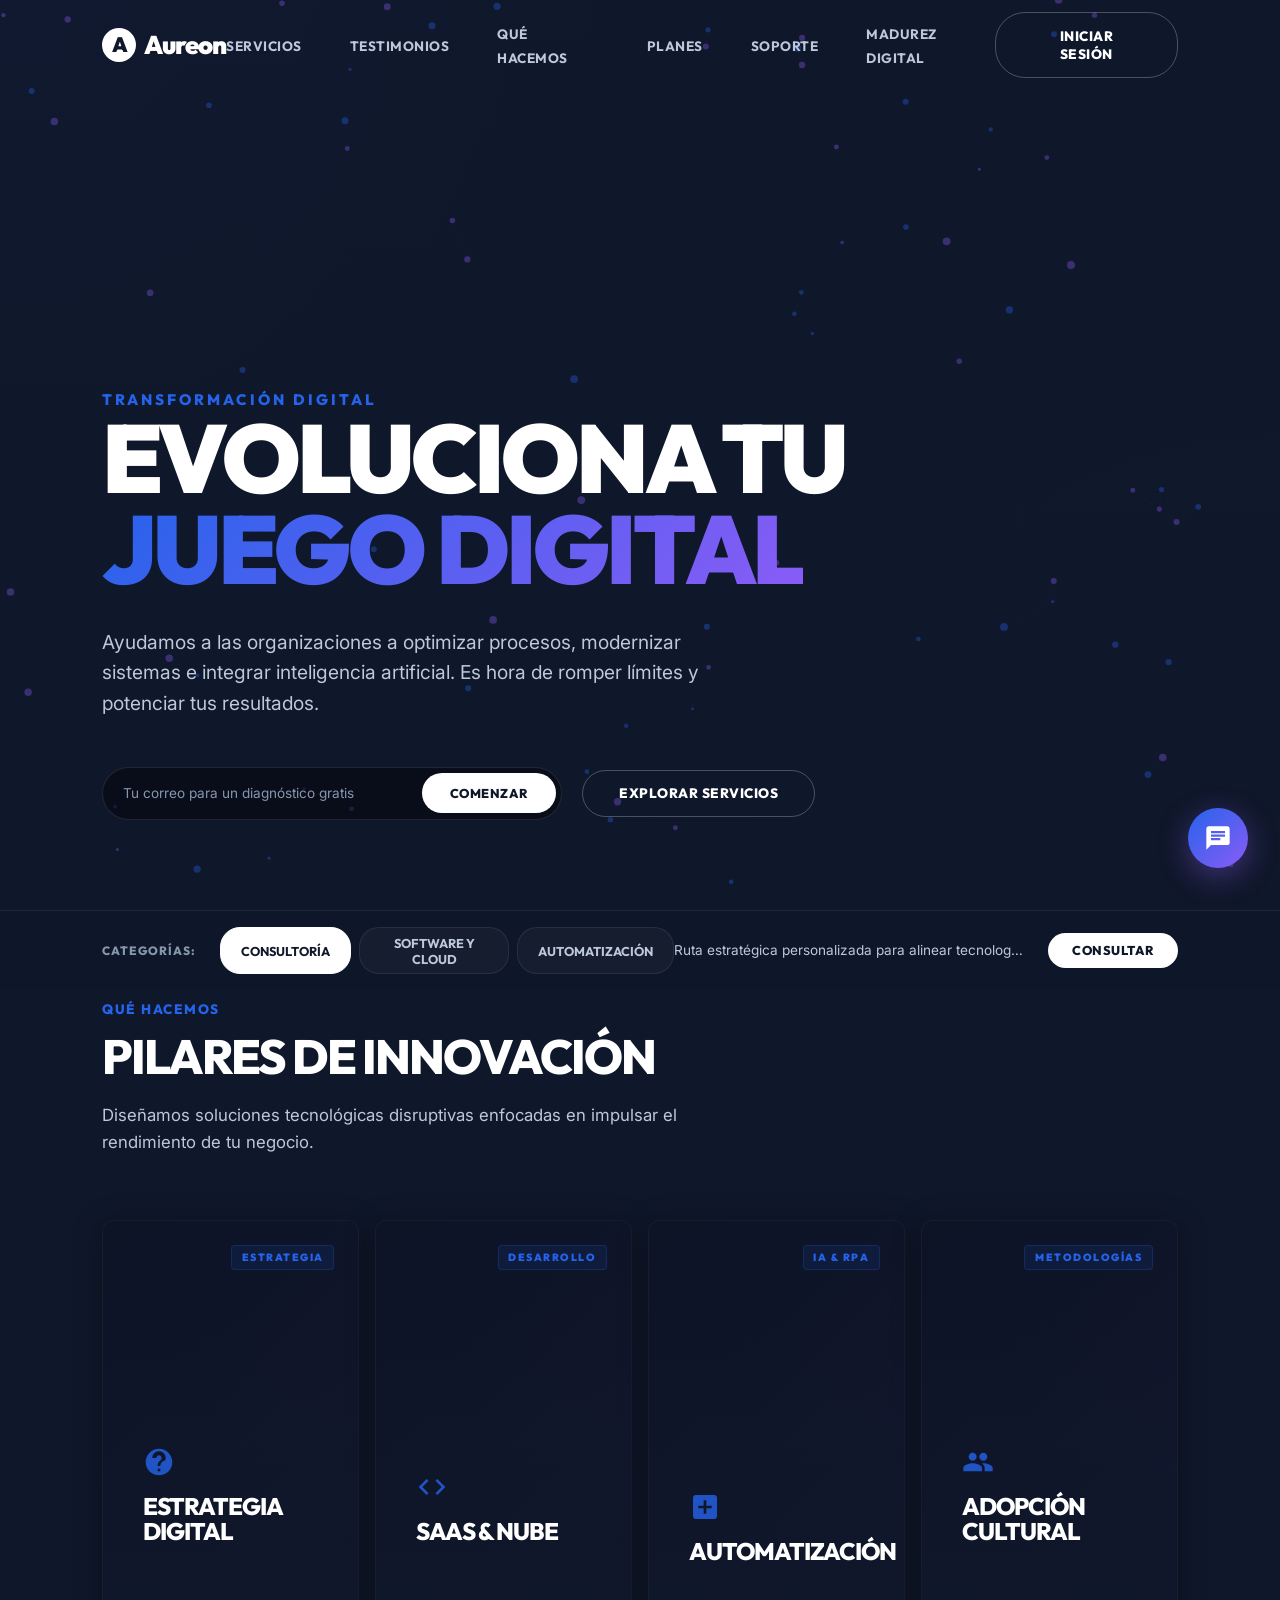
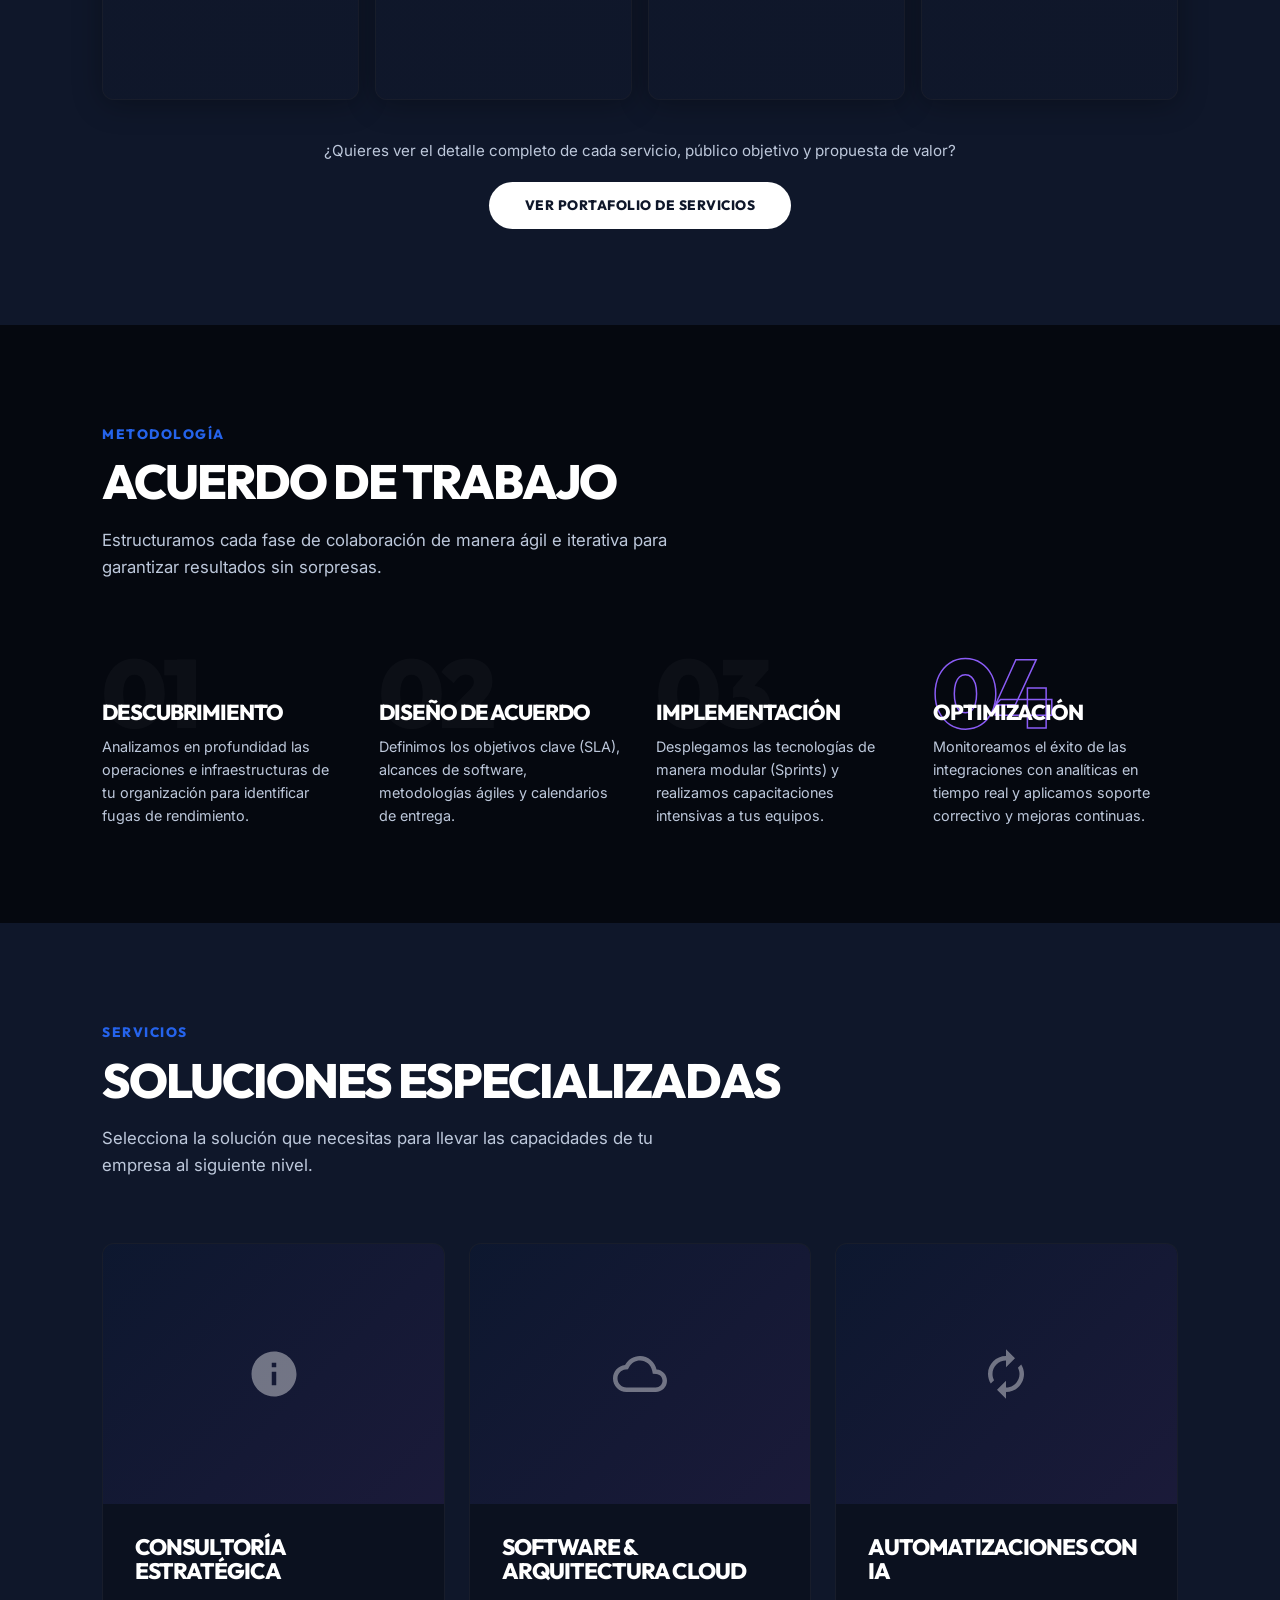
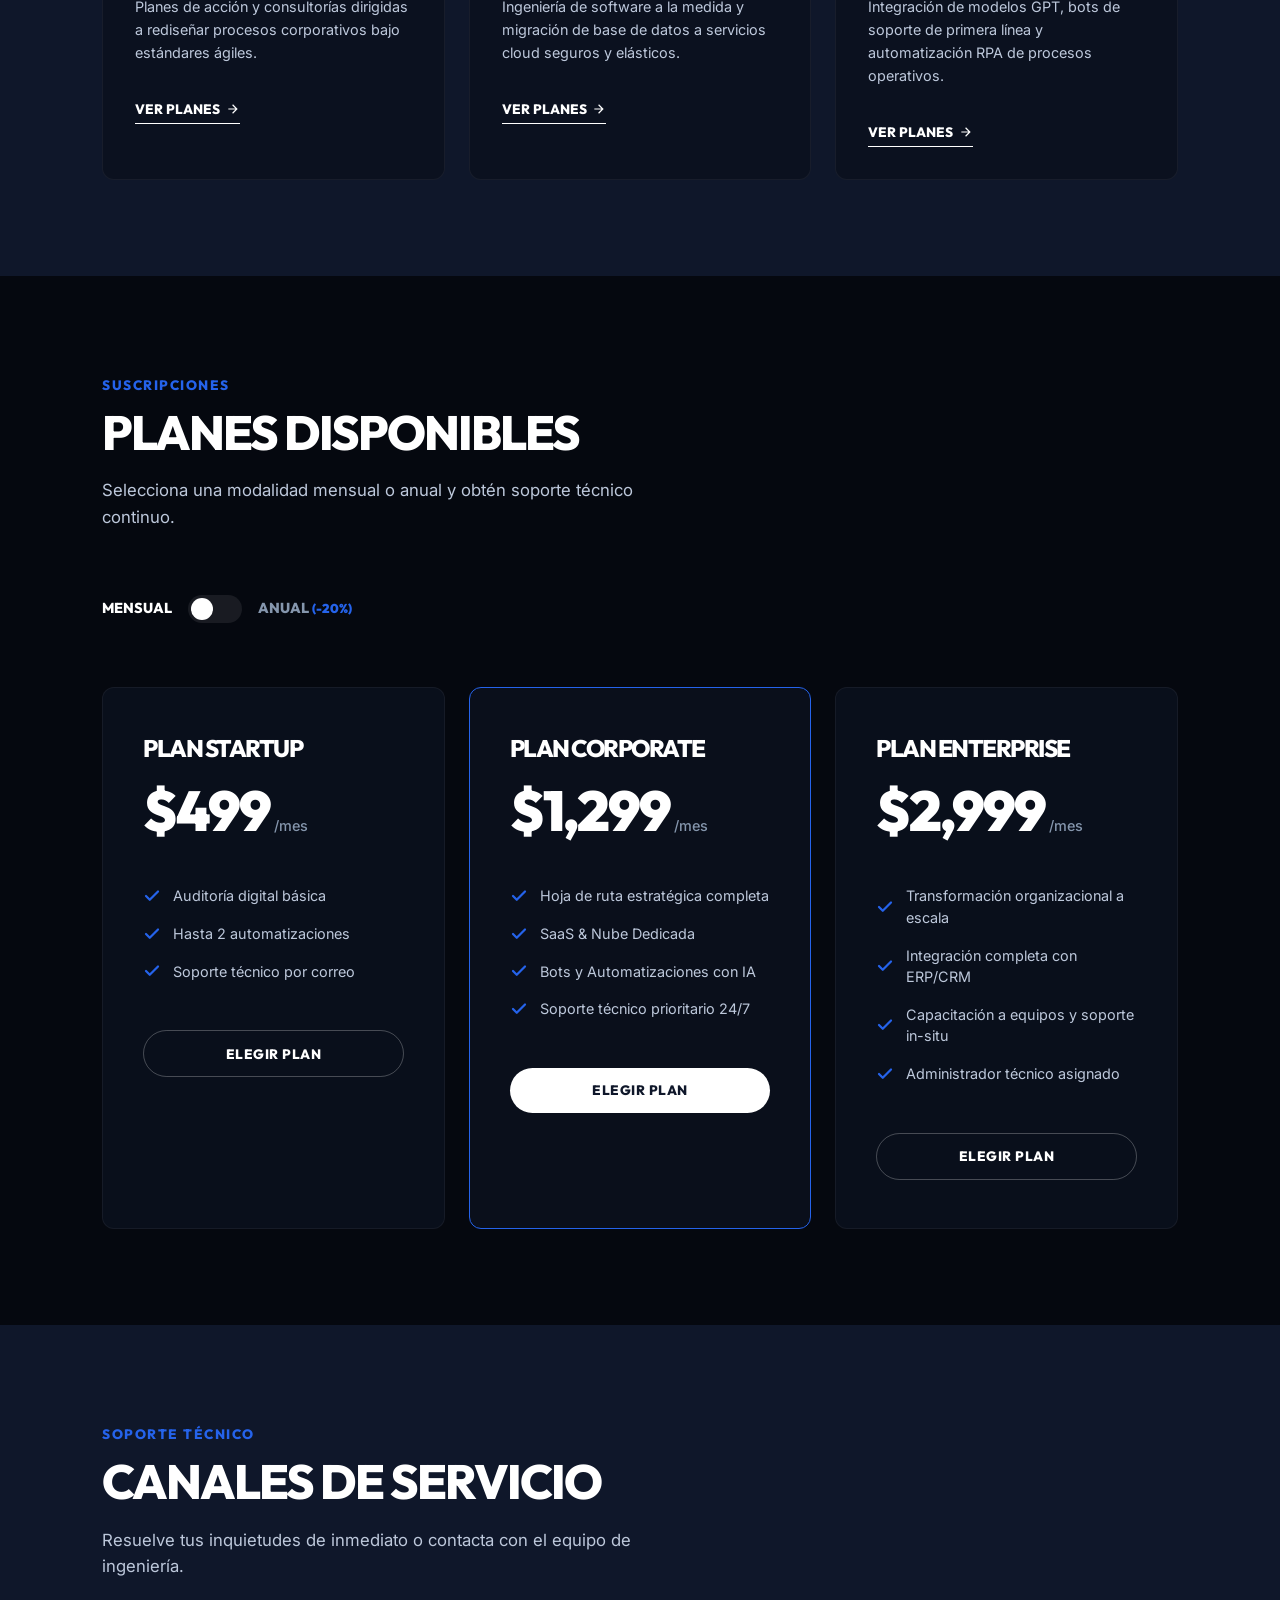
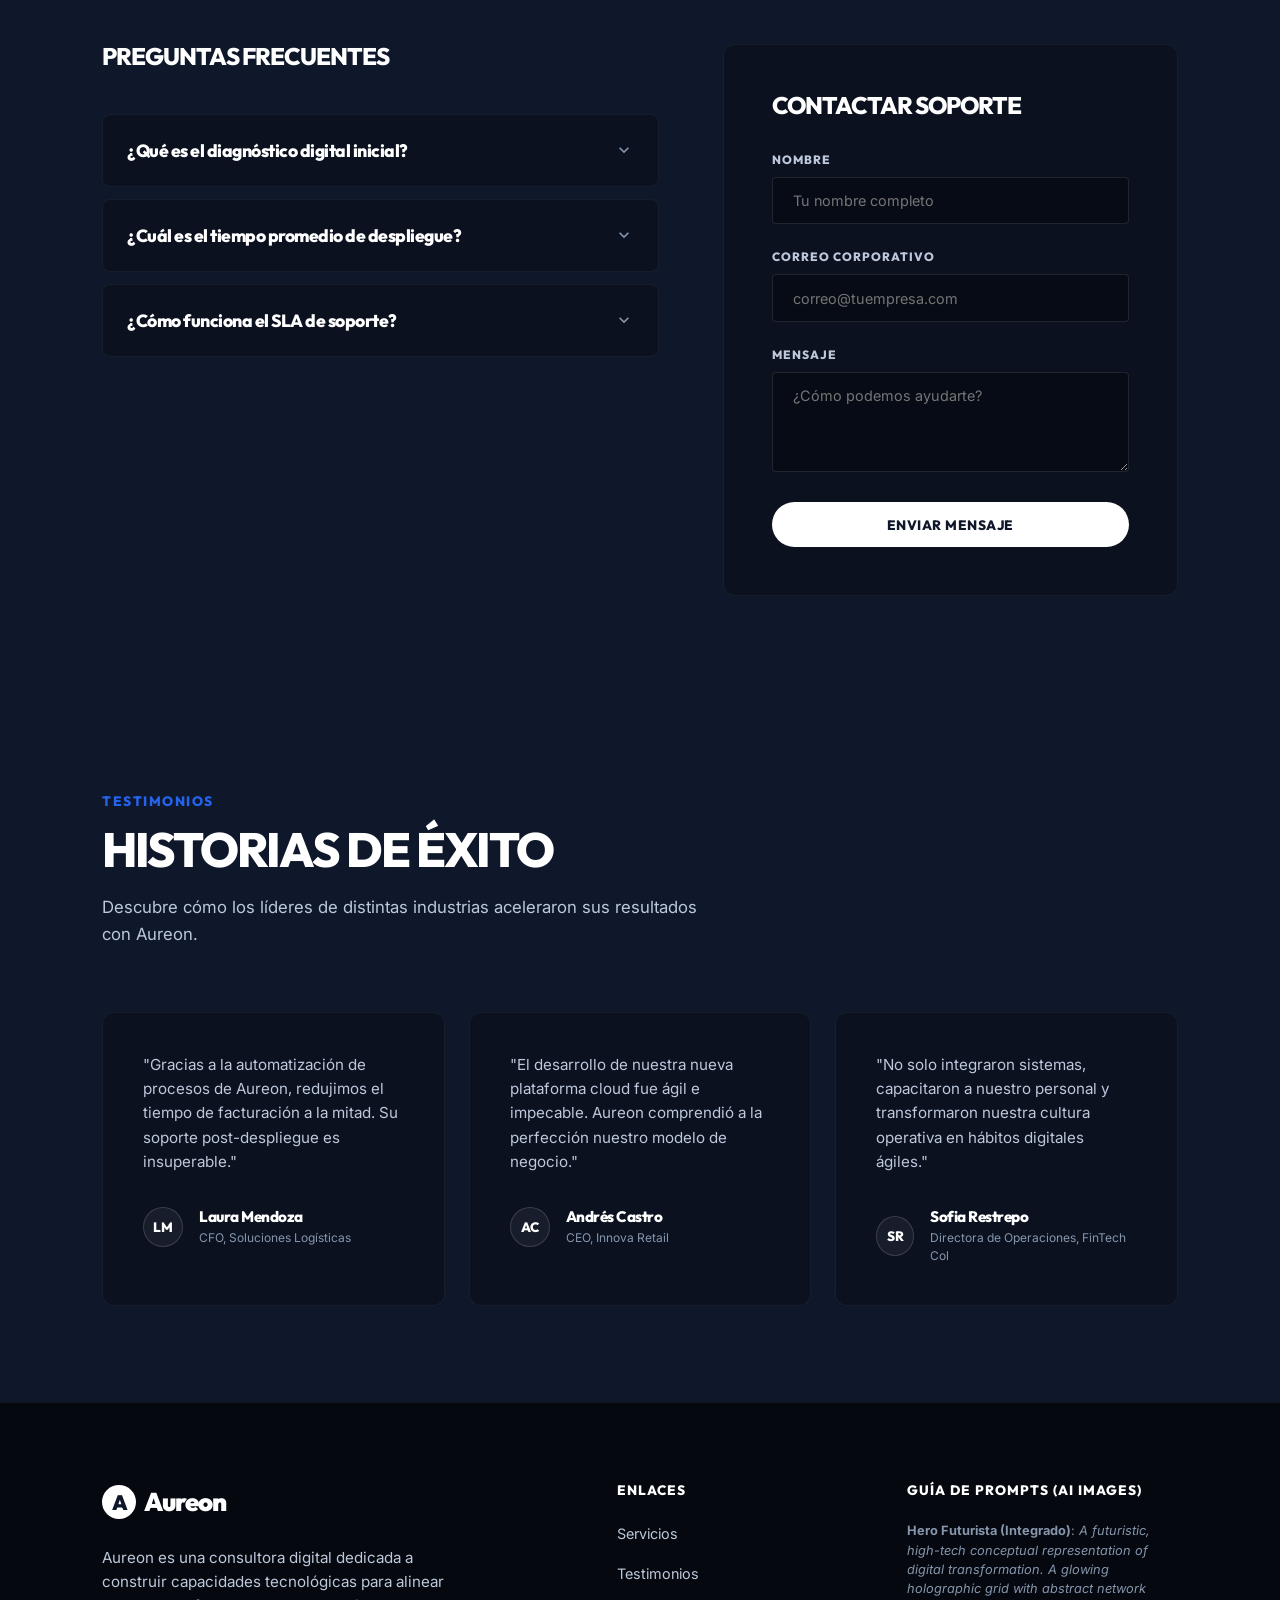
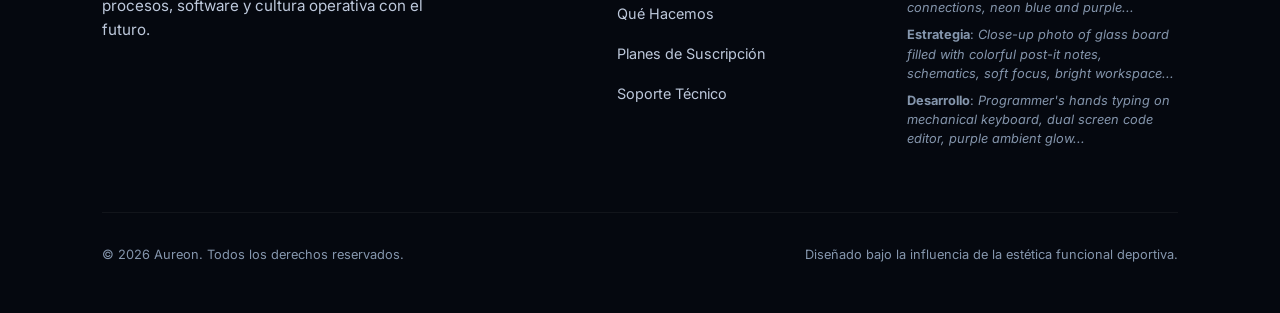
<file: index.html>
<!DOCTYPE html>
<html lang="es">
<head>
  <meta charset="UTF-8">
  <meta name="viewport" content="width=device-width, initial-scale=1.0">
  <title>Aureon - Agencia de Transformación Digital</title>
  <link rel="stylesheet" href="style.css">
</head>
<body>

  <!-- Header Section (Nike-inspired) -->
  <header class="header" id="navbar">
    <div class="logo">
      <div class="logo-symbol">A</div>
      <span class="logo-text">Aureon</span>
    </div>
    
    <nav>
      <ul class="nav-menu">
        <li><a href="#services" class="nav-link">Servicios</a></li>
        <li><a href="#testimonials" class="nav-link">Testimonios</a></li>
        <li><a href="#about" class="nav-link">Qué Hacemos</a></li>
        <li><a href="#pricing" class="nav-link">Planes</a></li>
        <li><a href="#faq" class="nav-link">Soporte</a></li>
        <li><a href="encuesta.html" class="nav-link">Madurez Digital</a></li>
      </ul>
    </nav>

    <div>
      <button class="btn btn-outline" onclick="openModal('login-modal')">Iniciar Sesión</button>
    </div>
  </header>

  <!-- Section 1: Hero Section (Nike Full-Bleed Campaign Style with Interactive Canvas) -->
  <section class="hero-section" id="hero">
    <!-- Full bleed interactive background canvas -->
    <div class="hero-background-media">
      <canvas id="hero-canvas"></canvas>
      <div class="hero-overlay"></div>
    </div>
    
    <div class="hero-content">
      <span class="hero-tagline">Transformación Digital</span>
      <h1 class="hero-title">
        Evoluciona tu <span>Juego Digital</span>
      </h1>
      <p class="hero-desc">
        Ayudamos a las organizaciones a optimizar procesos, modernizar sistemas e integrar inteligencia artificial. Es hora de romper límites y potenciar tus resultados.
      </p>
      
      <!-- Newsletter / Subscription Form & CTA Row -->
      <div class="hero-actions-row">
        <form class="hero-subscription" onsubmit="event.preventDefault(); handleSubscribe('hero-email');">
          <input type="email" id="hero-email" placeholder="Tu correo para un diagnóstico gratis" required>
          <button type="submit" class="btn btn-primary">Comenzar</button>
        </form>
        <button class="btn btn-outline" onclick="document.getElementById('services').scrollIntoView({behavior: 'smooth'})">Explorar Servicios</button>
      </div>
    </div>
  </section>

  <!-- Section 2: Qué Hacemos (Nike Category Cards style with Futuristic Enhancements) -->
  <section class="what-we-do" id="about">
    <div class="section-header">
      <span class="section-tag">Qué Hacemos</span>
      <h2 class="section-title">Pilares de Innovación</h2>
      <p class="section-desc">Diseñamos soluciones tecnológicas disruptivas enfocadas en impulsar el rendimiento de tu negocio.</p>
    </div>

    <div class="do-grid">
      <!-- Card 1: Estrategia -->
      <div class="do-card">
        <div class="do-card-bg"></div>
        <span class="do-card-tag">ESTRATEGIA</span>
        <div class="do-card-content">
          <div class="do-icon">
            <svg viewBox="0 0 24 24"><path d="M12 2C6.48 2 2 6.48 2 12s4.48 10 10 10 10-4.48 10-10S17.52 2 12 2zm1 17h-2v-2h2v2zm2.07-7.75l-.9.92C13.45 12.9 13 13.5 13 15h-2v-.5c0-1.1.45-2.1 1.17-2.83l1.24-1.26c.37-.36.59-.86.59-1.41 0-1.1-.9-2-2-2s-2 .9-2 2H7c0-2.76 2.24-5 5-5s5 2.24 5 5c0 1.04-.42 1.99-1.07 2.25z"/></svg>
          </div>
          <h3 class="do-title">Estrategia Digital</h3>
          <p class="do-text">Analizamos y diseñamos una hoja de ruta tecnológica personalizada para migrar tus operaciones al ecosistema digital sin fricciones.</p>
        </div>
      </div>

      <!-- Card 2: Desarrollo -->
      <div class="do-card">
        <div class="do-card-bg"></div>
        <span class="do-card-tag">DESARROLLO</span>
        <div class="do-card-content">
          <div class="do-icon">
            <svg viewBox="0 0 24 24"><path d="M9.4 16.6L4.8 12l4.6-4.6L8 6l-6 6 6 6 1.4-1.4zm5.2 0l4.6-4.6-4.6-4.6L16 6l6 6-6 6-1.4-1.4z"/></svg>
          </div>
          <h3 class="do-title">SaaS & Nube</h3>
          <p class="do-text">Construimos plataformas de software escalables y arquitecturas cloud optimizadas para soportar el crecimiento de tu empresa.</p>
        </div>
      </div>

      <!-- Card 3: Optimización -->
      <div class="do-card">
        <div class="do-card-bg"></div>
        <span class="do-card-tag">IA & RPA</span>
        <div class="do-card-content">
          <div class="do-icon">
            <svg viewBox="0 0 24 24"><path d="M19 3H5c-1.1 0-2 .9-2 2v14c0 1.1.9 2 2 2h14c1.1 0 2-.9 2-2V5c0-1.1-.9-2-2-2zm-2 10h-4v4h-2v-4H7v-2h4V7h2v4h4v2z"/></svg>
          </div>
          <h3 class="do-title">Automatización</h3>
          <p class="do-text">Liberamos el tiempo de tu equipo automatizando tareas repetitivas y flujos complejos con bots inteligentes y RPA.</p>
        </div>
      </div>

      <!-- Card 4: Cultura -->
      <div class="do-card">
        <div class="do-card-bg"></div>
        <span class="do-card-tag">METODOLOGÍAS</span>
        <div class="do-card-content">
          <div class="do-icon">
            <svg viewBox="0 0 24 24"><path d="M16 11c1.66 0 2.99-1.34 2.99-3S17.66 5 16 5s-3 1.34-3 3 1.34 3 3 3zm-8 0c1.66 0 2.99-1.34 2.99-3S9.66 5 8 5 5 6.34 5 8s1.34 3 3 3zm0 2c-2.33 0-7 1.17-7 3.5V19h14v-2.5c0-2.33-4.67-3.5-7-3.5zm8 0c-.29 0-.62.02-.97.05 1.16.84 1.97 1.97 1.97 3.45V19h6v-2.5c0-2.33-4.67-3.5-7-3.5z"/></svg>
          </div>
          <h3 class="do-title">Adopción Cultural</h3>
          <p class="do-text">Capacitamos a tus colaboradores en metodologías ágiles y herramientas digitales para asegurar una transformación orgánica.</p>
        </div>
      </div>
    </div>

    <div class="do-portfolio-cta">
      <p>¿Quieres ver el detalle completo de cada servicio, público objetivo y propuesta de valor?</p>
      <a href="portafolio.html" class="btn btn-primary">Ver portafolio de servicios</a>
    </div>
  </section>

  <!-- Section 3: Acuerdo de Trabajo (Bold horizontal workflow steps) -->
  <section class="timeline-section" id="workspace">
    <div class="section-header">
      <span class="section-tag">Metodología</span>
      <h2 class="section-title">Acuerdo de Trabajo</h2>
      <p class="section-desc">Estructuramos cada fase de colaboración de manera ágil e iterativa para garantizar resultados sin sorpresas.</p>
    </div>

    <div class="timeline">
      <!-- Step 1 -->
      <div class="timeline-item active">
        <div class="timeline-num">01</div>
        <div class="timeline-card">
          <h3 class="timeline-title">Descubrimiento</h3>
          <p class="timeline-text">Analizamos en profundidad las operaciones e infraestructuras de tu organización para identificar fugas de rendimiento.</p>
        </div>
      </div>
      
      <!-- Step 2 -->
      <div class="timeline-item">
        <div class="timeline-num">02</div>
        <div class="timeline-card">
          <h3 class="timeline-title">Diseño de Acuerdo</h3>
          <p class="timeline-text">Definimos los objetivos clave (SLA), alcances de software, metodologías ágiles y calendarios de entrega.</p>
        </div>
      </div>

      <!-- Step 3 -->
      <div class="timeline-item">
        <div class="timeline-num">03</div>
        <div class="timeline-card">
          <h3 class="timeline-title">Implementación</h3>
          <p class="timeline-text">Desplegamos las tecnologías de manera modular (Sprints) y realizamos capacitaciones intensivas a tus equipos.</p>
        </div>
      </div>

      <!-- Step 4 -->
      <div class="timeline-item">
        <div class="timeline-num">04</div>
        <div class="timeline-card">
          <h3 class="timeline-title">Optimización</h3>
          <p class="timeline-text">Monitoreamos el éxito de las integraciones con analíticas en tiempo real y aplicamos soporte correctivo y mejoras continuas.</p>
        </div>
      </div>
    </div>
  </section>

  <!-- Section 4: Catálogo de Servicios (Showcase product grids) -->
  <section class="services-section" id="services">
    <div class="section-header">
      <span class="section-tag">Servicios</span>
      <h2 class="section-title">Soluciones Especializadas</h2>
      <p class="section-desc">Selecciona la solución que necesitas para llevar las capacidades de tu empresa al siguiente nivel.</p>
    </div>

    <div class="services-grid">
      <!-- Service 1 -->
      <div class="service-item" id="service-consulting">
        <div class="service-img-mock">
          <div class="service-img-icon">
            <svg viewBox="0 0 24 24"><path d="M12 2C6.48 2 2 6.48 2 12s4.48 10 10 10 10-4.48 10-10S17.52 2 12 2zm1 15h-2v-6h2v6zm0-8h-2V7h2v2z"/></svg>
          </div>
        </div>
        <div class="service-content">
          <h3 class="service-title">Consultoría Estratégica</h3>
          <p class="service-text">Planes de acción y consultorías dirigidas a rediseñar procesos corporativos bajo estándares ágiles.</p>
          <a href="#pricing" class="service-btn">
            Ver planes
            <svg viewBox="0 0 24 24"><path d="M12 4l-1.41 1.41L16.17 11H4v2h12.17l-5.58 5.59L12 20l8-8z"/></svg>
          </a>
        </div>
      </div>

      <!-- Service 2 -->
      <div class="service-item" id="service-cloud">
        <div class="service-img-mock">
          <div class="service-img-icon">
            <svg viewBox="0 0 24 24"><path d="M19.35 10.04C18.67 6.59 15.64 4 12 4 9.11 4 6.6 5.64 5.35 8.04 2.34 8.36 0 10.91 0 14c0 3.31 2.69 6 6 6h13c2.76 0 5-2.24 5-5 0-2.64-2.05-4.78-4.65-4.96zM19 18H6c-2.21 0-4-1.79-4-4 0-2.05 1.53-3.76 3.56-3.97l1.07-.11.5-.95C8.08 7.14 9.94 6 12 6c2.62 0 4.88 1.86 5.39 4.43l.3 1.5 1.53.11c1.56.1 2.78 1.41 2.78 2.96 0 1.65-1.35 3-3 3z"/></svg>
          </div>
        </div>
        <div class="service-content">
          <h3 class="service-title">Software & Arquitectura Cloud</h3>
          <p class="service-text">Ingeniería de software a la medida y migración de base de datos a servicios cloud seguros y elásticos.</p>
          <a href="#pricing" class="service-btn">
            Ver planes
            <svg viewBox="0 0 24 24"><path d="M12 4l-1.41 1.41L16.17 11H4v2h12.17l-5.58 5.59L12 20l8-8z"/></svg>
          </a>
        </div>
      </div>

      <!-- Service 3 -->
      <div class="service-item" id="service-automation">
        <div class="service-img-mock">
          <div class="service-img-icon">
            <svg viewBox="0 0 24 24"><path d="M12 6v3l4-4-4-4v3c-4.42 0-8 3.58-8 8 0 1.57.46 3.03 1.24 4.26L6.7 14.8c-.45-.83-.7-1.79-.7-2.8 0-3.31 2.69-6 6-6zm6.76 1.74L17.3 9.2c.44.84.7 1.79.7 2.8 0 3.31-2.69 6-6 6v-3l-4 4 4 4v-3c4.42 0 8-3.58 8-8 0-1.57-.46-3.03-1.24-4.26z"/></svg>
          </div>
        </div>
        <div class="service-content">
          <h3 class="service-title">Automatizaciones con IA</h3>
          <p class="service-text">Integración de modelos GPT, bots de soporte de primera línea y automatización RPA de procesos operativos.</p>
          <a href="#pricing" class="service-btn">
            Ver planes
            <svg viewBox="0 0 24 24"><path d="M12 4l-1.41 1.41L16.17 11H4v2h12.17l-5.58 5.59L12 20l8-8z"/></svg>
          </a>
        </div>
      </div>
    </div>
  </section>

  <!-- Interactive Bottom Selector Bar (Audi-inspired selector toolbar) -->
  <div class="bottom-selector-bar" id="audi-selector-bar">
    <div class="selector-left">
      <span class="selector-label">Categorías:</span>
      <div class="selector-items-container">
        <button class="selector-item-btn active" onclick="selectServicePreview('consulting')">Consultoría</button>
        <button class="selector-item-btn" onclick="selectServicePreview('cloud')">Software y Cloud</button>
        <button class="selector-item-btn" onclick="selectServicePreview('automation')">Automatización</button>
      </div>
    </div>
    <div class="selector-right">
      <span class="selector-preview-text" id="selector-preview-desc">
        Ruta estratégica personalizada para alinear tecnología y negocio.
      </span>
      <a href="#support" class="btn btn-primary" style="padding: 0.5rem 1.5rem; font-size: 0.8rem;">Consultar</a>
    </div>
  </div>

  <!-- Section 5: Suscripciones & Planes (Pricing) -->
  <section class="pricing-section" id="pricing">
    <div class="section-header">
      <span class="section-tag">Suscripciones</span>
      <h2 class="section-title">Planes Disponibles</h2>
      <p class="section-desc">Selecciona una modalidad mensual o anual y obtén soporte técnico continuo.</p>
    </div>

    <!-- Toggle switch Monthly / Annual -->
    <div class="pricing-toggle-container">
      <span class="pricing-label active" id="label-monthly" onclick="togglePricing(false)">Mensual</span>
      <div class="toggle-switch" id="pricing-toggle" onclick="togglePricing()">
        <div class="toggle-circle"></div>
      </div>
      <span class="pricing-label" id="label-annual" onclick="togglePricing(true)">Anual <span style="color:var(--color-blue); font-size:0.8rem; font-weight:900;">(-20%)</span></span>
    </div>

    <div class="pricing-grid">
      <!-- Tier 1 -->
      <div class="price-card">
        <h3 class="price-tier">Plan Startup</h3>
        <div class="price-amount" id="price-startup">
          $499<span class="price-period">/mes</span>
        </div>
        <ul class="price-features">
          <li class="price-feature-item">
            <svg viewBox="0 0 24 24" fill="none" stroke="currentColor" stroke-width="3" stroke-linecap="round" stroke-linejoin="round"><polyline points="20 6 9 17 4 12"></polyline></svg>
            Auditoría digital básica
          </li>
          <li class="price-feature-item">
            <svg viewBox="0 0 24 24" fill="none" stroke="currentColor" stroke-width="3" stroke-linecap="round" stroke-linejoin="round"><polyline points="20 6 9 17 4 12"></polyline></svg>
            Hasta 2 automatizaciones
          </li>
          <li class="price-feature-item">
            <svg viewBox="0 0 24 24" fill="none" stroke="currentColor" stroke-width="3" stroke-linecap="round" stroke-linejoin="round"><polyline points="20 6 9 17 4 12"></polyline></svg>
            Soporte técnico por correo
          </li>
        </ul>
        <button class="btn btn-outline price-btn" onclick="showNotification('Solicitud de Plan Startup enviada.')">Elegir Plan</button>
      </div>

      <!-- Tier 2 -->
      <div class="price-card featured">
        <h3 class="price-tier">Plan Corporate</h3>
        <div class="price-amount" id="price-corporate">
          $1,299<span class="price-period">/mes</span>
        </div>
        <ul class="price-features">
          <li class="price-feature-item">
            <svg viewBox="0 0 24 24" fill="none" stroke="currentColor" stroke-width="3" stroke-linecap="round" stroke-linejoin="round"><polyline points="20 6 9 17 4 12"></polyline></svg>
            Hoja de ruta estratégica completa
          </li>
          <li class="price-feature-item">
            <svg viewBox="0 0 24 24" fill="none" stroke="currentColor" stroke-width="3" stroke-linecap="round" stroke-linejoin="round"><polyline points="20 6 9 17 4 12"></polyline></svg>
            SaaS & Nube Dedicada
          </li>
          <li class="price-feature-item">
            <svg viewBox="0 0 24 24" fill="none" stroke="currentColor" stroke-width="3" stroke-linecap="round" stroke-linejoin="round"><polyline points="20 6 9 17 4 12"></polyline></svg>
            Bots y Automatizaciones con IA
          </li>
          <li class="price-feature-item">
            <svg viewBox="0 0 24 24" fill="none" stroke="currentColor" stroke-width="3" stroke-linecap="round" stroke-linejoin="round"><polyline points="20 6 9 17 4 12"></polyline></svg>
            Soporte técnico prioritario 24/7
          </li>
        </ul>
        <button class="btn btn-primary price-btn" onclick="showNotification('Solicitud de Plan Corporate enviada.')">Elegir Plan</button>
      </div>

      <!-- Tier 3 -->
      <div class="price-card">
        <h3 class="price-tier">Plan Enterprise</h3>
        <div class="price-amount" id="price-enterprise">
          $2,999<span class="price-period">/mes</span>
        </div>
        <ul class="price-features">
          <li class="price-feature-item">
            <svg viewBox="0 0 24 24" fill="none" stroke="currentColor" stroke-width="3" stroke-linecap="round" stroke-linejoin="round"><polyline points="20 6 9 17 4 12"></polyline></svg>
            Transformación organizacional a escala
          </li>
          <li class="price-feature-item">
            <svg viewBox="0 0 24 24" fill="none" stroke="currentColor" stroke-width="3" stroke-linecap="round" stroke-linejoin="round"><polyline points="20 6 9 17 4 12"></polyline></svg>
            Integración completa con ERP/CRM
          </li>
          <li class="price-feature-item">
            <svg viewBox="0 0 24 24" fill="none" stroke="currentColor" stroke-width="3" stroke-linecap="round" stroke-linejoin="round"><polyline points="20 6 9 17 4 12"></polyline></svg>
            Capacitación a equipos y soporte in-situ
          </li>
          <li class="price-feature-item">
            <svg viewBox="0 0 24 24" fill="none" stroke="currentColor" stroke-width="3" stroke-linecap="round" stroke-linejoin="round"><polyline points="20 6 9 17 4 12"></polyline></svg>
            Administrador técnico asignado
          </li>
        </ul>
        <button class="btn btn-outline price-btn" onclick="showNotification('Solicitud de Plan Enterprise enviada.')">Elegir Plan</button>
      </div>
    </div>
  </section>

  <!-- Section 6: Servicio al Cliente & FAQ -->
  <section class="faq-section" id="faq">
    <div class="section-header">
      <span class="section-tag">Soporte Técnico</span>
      <h2 class="section-title">Canales de Servicio</h2>
      <p class="section-desc">Resuelve tus inquietudes de inmediato o contacta con el equipo de ingeniería.</p>
    </div>

    <div class="support-container" id="support">
      
      <!-- FAQ Accordion -->
      <div class="faq-list">
        <h3 class="form-title">Preguntas Frecuentes</h3>
        
        <!-- Accordion Item 1 -->
        <div class="faq-item">
          <button class="faq-trigger" onclick="toggleAccordion(this)">
            ¿Qué es el diagnóstico digital inicial?
            <span class="faq-arrow">
              <svg viewBox="0 0 24 24"><path d="M16.59 8.59L12 13.17 7.41 8.59 6 10l6 6 6-6z"/></svg>
            </span>
          </button>
          <div class="faq-panel">
            <div class="faq-content">
              Es una auditoría técnica sin costo sobre tus flujos de trabajo e infraestructuras actuales. Te entregaremos un reporte ejecutivo con 3 mejoras de alto impacto listas para implementarse.
            </div>
          </div>
        </div>

        <!-- Accordion Item 2 -->
        <div class="faq-item">
          <button class="faq-trigger" onclick="toggleAccordion(this)">
            ¿Cuál es el tiempo promedio de despliegue?
            <span class="faq-arrow">
              <svg viewBox="0 0 24 24"><path d="M16.59 8.59L12 13.17 7.41 8.59 6 10l6 6 6-6z"/></svg>
            </span>
          </button>
          <div class="faq-panel">
            <div class="faq-content">
              Las consultorías de procesos toman de 3 a 5 semanas. El desarrollo e integración de software SaaS se realiza por sprints quincenales, completando versiones operativas en un plazo de 2 a 4 meses.
            </div>
          </div>
        </div>

        <!-- Accordion Item 3 -->
        <div class="faq-item">
          <button class="faq-trigger" onclick="toggleAccordion(this)">
            ¿Cómo funciona el SLA de soporte?
            <span class="faq-arrow">
              <svg viewBox="0 0 24 24"><path d="M16.59 8.59L12 13.17 7.41 8.59 6 10l6 6 6-6z"/></svg>
            </span>
          </button>
          <div class="faq-panel">
            <div class="faq-content">
              Garantizamos respuestas técnicas inmediatas. Dependiendo del plan de suscripción contratado, obtienes canales de soporte dedicados con plazos de resolución garantizados de 24h, 4h o asistencia prioritaria 24/7.
            </div>
          </div>
        </div>
      </div>

      <!-- Support Form Card -->
      <div class="support-card">
        <h3 class="form-title">Contactar Soporte</h3>
        
        <form onsubmit="event.preventDefault(); handleFormSubmit();">
          <div class="form-group">
            <label class="form-label" for="support-name">Nombre</label>
            <input type="text" id="support-name" class="form-input" placeholder="Tu nombre completo" required>
          </div>
          <div class="form-group">
            <label class="form-label" for="support-email">Correo Corporativo</label>
            <input type="email" id="support-email" class="form-input" placeholder="correo@tuempresa.com" required>
          </div>
          <div class="form-group">
            <label class="form-label" for="support-message">Mensaje</label>
            <textarea id="support-message" class="form-input" style="min-height: 100px; resize: vertical;" placeholder="¿Cómo podemos ayudarte?" required></textarea>
          </div>
          <button type="submit" class="btn btn-primary" style="width: 100%;">Enviar Mensaje</button>
        </form>
      </div>

    </div>
  </section>

  <!-- Section 7: Testimonios -->
  <section class="testimonials-section" id="testimonials">
    <div class="section-header">
      <span class="section-tag">Testimonios</span>
      <h2 class="section-title">Historias de Éxito</h2>
      <p class="section-desc">Descubre cómo los líderes de distintas industrias aceleraron sus resultados con Aureon.</p>
    </div>

    <div class="testimon-grid">
      <!-- Testimonial 1 -->
      <div class="testimon-card">
        <p class="testimon-quote">
          "Gracias a la automatización de procesos de Aureon, redujimos el tiempo de facturación a la mitad. Su soporte post-despliegue es insuperable."
        </p>
        <div class="testimon-client">
          <div class="testimon-avatar">LM</div>
          <div class="client-info">
            <span class="client-name">Laura Mendoza</span>
            <span class="client-company">CFO, Soluciones Logísticas</span>
          </div>
        </div>
      </div>

      <!-- Testimonial 2 -->
      <div class="testimon-card">
        <p class="testimon-quote">
          "El desarrollo de nuestra nueva plataforma cloud fue ágil e impecable. Aureon comprendió a la perfección nuestro modelo de negocio."
        </p>
        <div class="testimon-client">
          <div class="testimon-avatar">AC</div>
          <div class="client-info">
            <span class="client-name">Andrés Castro</span>
            <span class="client-company">CEO, Innova Retail</span>
          </div>
        </div>
      </div>

      <!-- Testimonial 3 -->
      <div class="testimon-card">
        <p class="testimon-quote">
          "No solo integraron sistemas, capacitaron a nuestro personal y transformaron nuestra cultura operativa en hábitos digitales ágiles."
        </p>
        <div class="testimon-client">
          <div class="testimon-avatar">SR</div>
          <div class="client-info">
            <span class="client-name">Sofia Restrepo</span>
            <span class="client-company">Directora de Operaciones, FinTech Col</span>
          </div>
        </div>
      </div>
    </div>
  </section>

  <!-- Floating Chatbot Widget (Aureon AI Assistant) -->
  <div class="chatbot-widget" id="chatbot">
    <button class="chatbot-toggle" id="chatbot-toggle" onclick="toggleChatbot()">
      <svg viewBox="0 0 24 24"><path d="M20 2H4c-1.1 0-1.99.9-1.99 2L2 22l4-4h14c1.1 0 2-.9 2-2V4c0-1.1-.9-2-2-2zM6 9h12v2H6V9zm8 5H6v-2h8v2zm4-6H6V6h12v2z"/></svg>
    </button>
    
    <div class="chat-window" id="chat-window">
      <div class="chat-header">
        <div class="chat-header-avatar">A</div>
        <div class="chat-header-info">
          <span class="chat-header-title">Aureon AI Assistant</span>
          <span class="chat-header-status">En línea</span>
        </div>
        <button class="chat-close-btn" onclick="toggleChatbot()">
          <svg viewBox="0 0 24 24"><path d="M19 6.41L17.59 5 12 10.59 6.41 5 5 6.41 10.59 12 5 17.59 6.41 19 12 13.41 17.59 19 19 17.59 13.41 12z"/></svg>
        </button>
      </div>
      
      <div class="chat-messages" id="chat-messages">
        <div class="chat-bubble bot">
          ¡Hola! Soy el asistente digital de Aureon. ¿En qué puedo ayudarte hoy?
        </div>
      </div>
      
      <div class="chat-quick-replies" id="chat-quick-replies">
        <button class="chat-reply-btn" onclick="handleChatReply('planes')">Tipos de Planes</button>
        <button class="chat-reply-btn" onclick="handleChatReply('asesoria')">Asesoría Digital</button>
        <button class="chat-reply-btn" onclick="handleChatReply('whatsapp')">WhatsApp Directo</button>
      </div>
    </div>
  </div>

  <!-- Footer Section -->
  <footer class="footer">
    <div class="footer-grid">
      <div class="footer-logo-desc">
        <div class="logo">
          <div class="logo-symbol">A</div>
          <span class="logo-text" style="color:var(--color-white);">Aureon</span>
        </div>
        <p class="footer-desc">
          Aureon es una consultora digital dedicada a construir capacidades tecnológicas para alinear procesos, software y cultura operativa con el futuro.
        </p>
      </div>

      <div>
        <h3 class="footer-links-title">Enlaces</h3>
        <ul class="footer-links-list">
          <li><a href="#services">Servicios</a></li>
          <li><a href="#testimonials">Testimonios</a></li>
          <li><a href="#about">Qué Hacemos</a></li>
          <li><a href="#pricing">Planes de Suscripción</a></li>
          <li><a href="#faq">Soporte Técnico</a></li>
        </ul>
      </div>

      <div>
        <h3 class="footer-links-title">Guía de Prompts (AI Images)</h3>
        <ul class="footer-links-list" style="gap:0.5rem; font-size:0.8rem; color:var(--text-muted);">
          <li>
            <strong>Hero Futurista (Integrado)</strong>:
            <span style="font-style:italic;">A futuristic, high-tech conceptual representation of digital transformation. A glowing holographic grid with abstract network connections, neon blue and purple...</span>
          </li>
          <li>
            <strong>Estrategia</strong>:
            <span style="font-style:italic;">Close-up photo of glass board filled with colorful post-it notes, schematics, soft focus, bright workspace...</span>
          </li>
          <li>
            <strong>Desarrollo</strong>:
            <span style="font-style:italic;">Programmer's hands typing on mechanical keyboard, dual screen code editor, purple ambient glow...</span>
          </li>
        </ul>
      </div>
    </div>

    <div class="footer-bottom">
      <span>&copy; 2026 Aureon. Todos los derechos reservados.</span>
      <span>Diseñado bajo la influencia de la estética funcional deportiva.</span>
    </div>
  </footer>

  <!-- Modal: Iniciar Sesión (Login Modal) -->
  <div class="modal" id="login-modal">
    <div class="modal-content">
      <button class="modal-close" onclick="closeModal('login-modal')">
        <svg viewBox="0 0 24 24"><path d="M19 6.41L17.59 5 12 10.59 6.41 5 5 6.41 10.59 12 5 17.59 6.41 19 12 13.41 17.59 19 19 17.59 13.41 12z"/></svg>
      </button>
      <h3 class="form-title" style="text-align: center; margin-bottom: 2rem;">Acceso a tu Cuenta</h3>
      
      <form onsubmit="event.preventDefault(); handleLogin();">
        <div class="form-group">
          <label class="form-label" for="login-email">Correo Corporativo</label>
          <input type="email" id="login-email" class="form-input" placeholder="correo@tuempresa.com" required>
        </div>
        <div class="form-group">
          <label class="form-label" for="login-pass">Contraseña</label>
          <input type="password" id="login-pass" class="form-input" placeholder="••••••••" required>
        </div>
        <button type="submit" class="btn btn-primary" style="width: 100%; margin-top: 1rem;">Iniciar Sesión</button>
      </form>
    </div>
  </div>

  <!-- Alert System Container -->
  <div class="alert-container" id="alert-container"></div>

  <script src="app.js"></script>
</body>
</html>
</file>
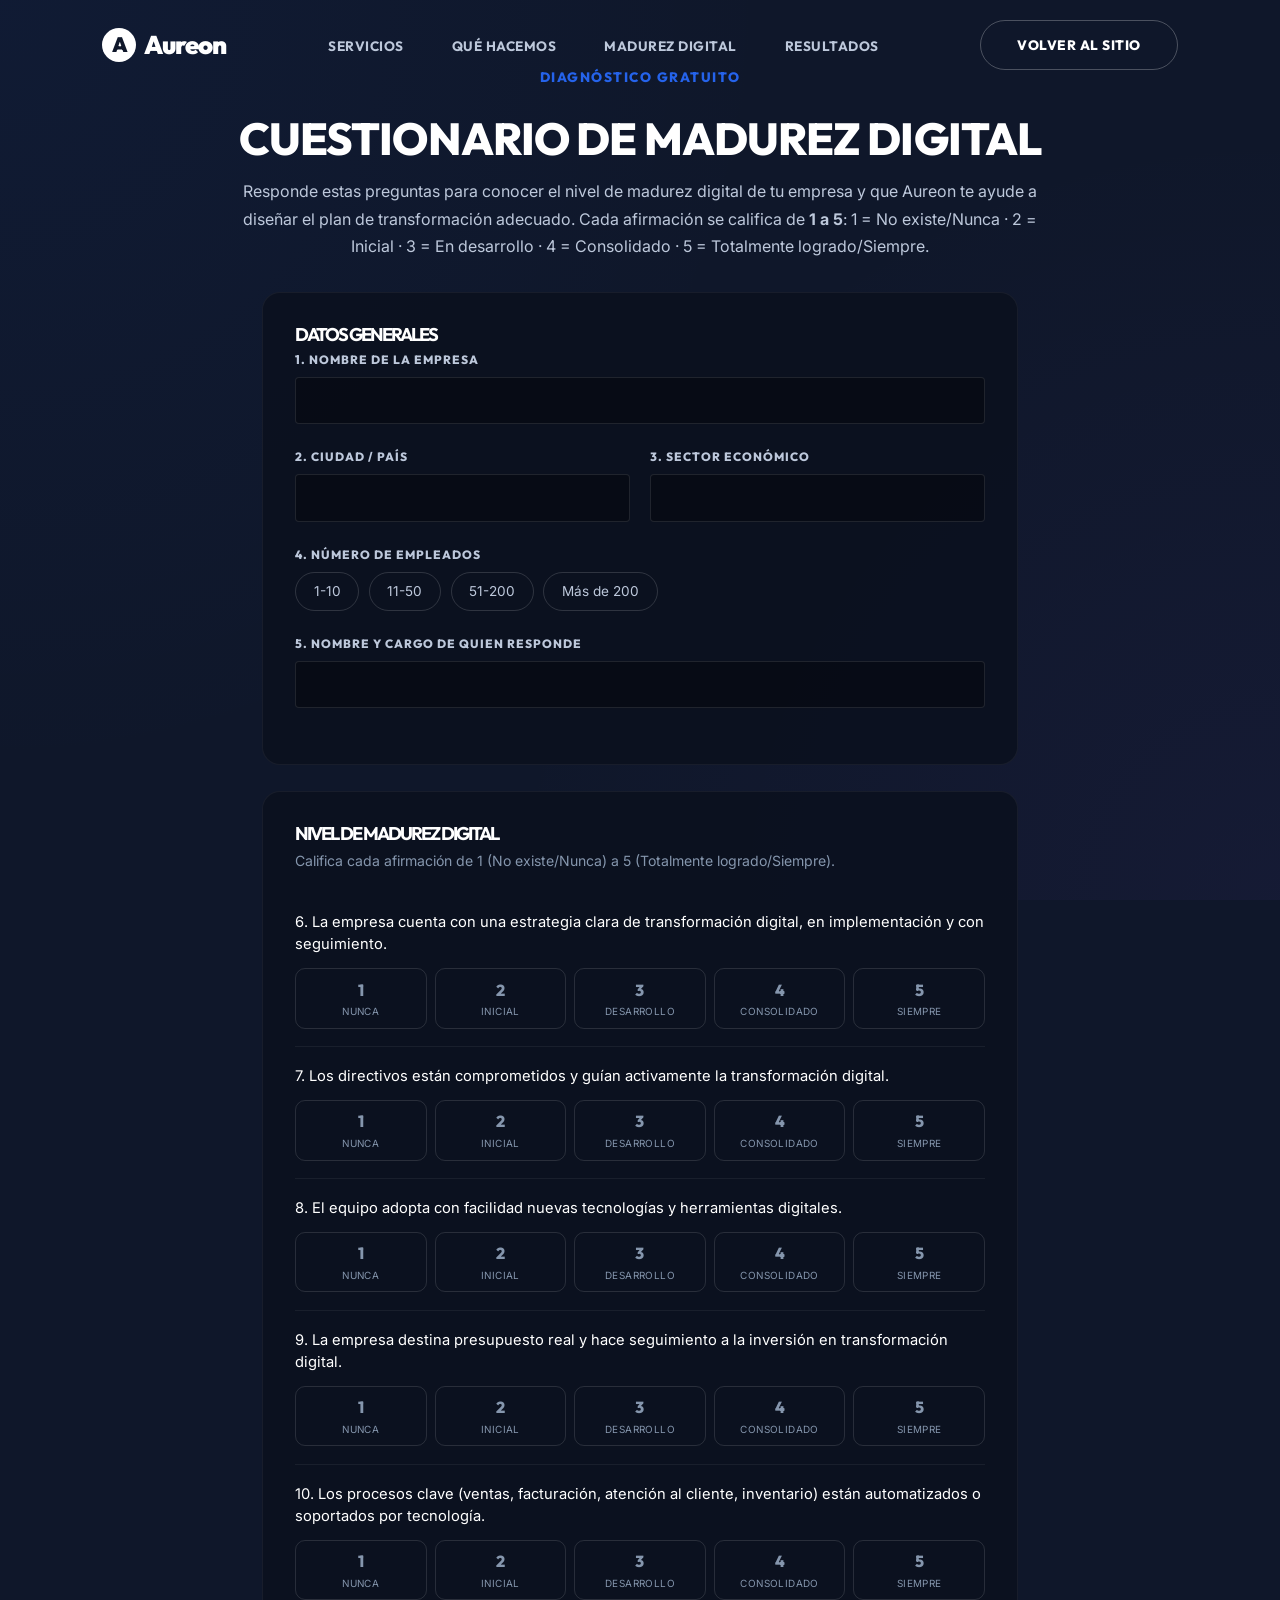
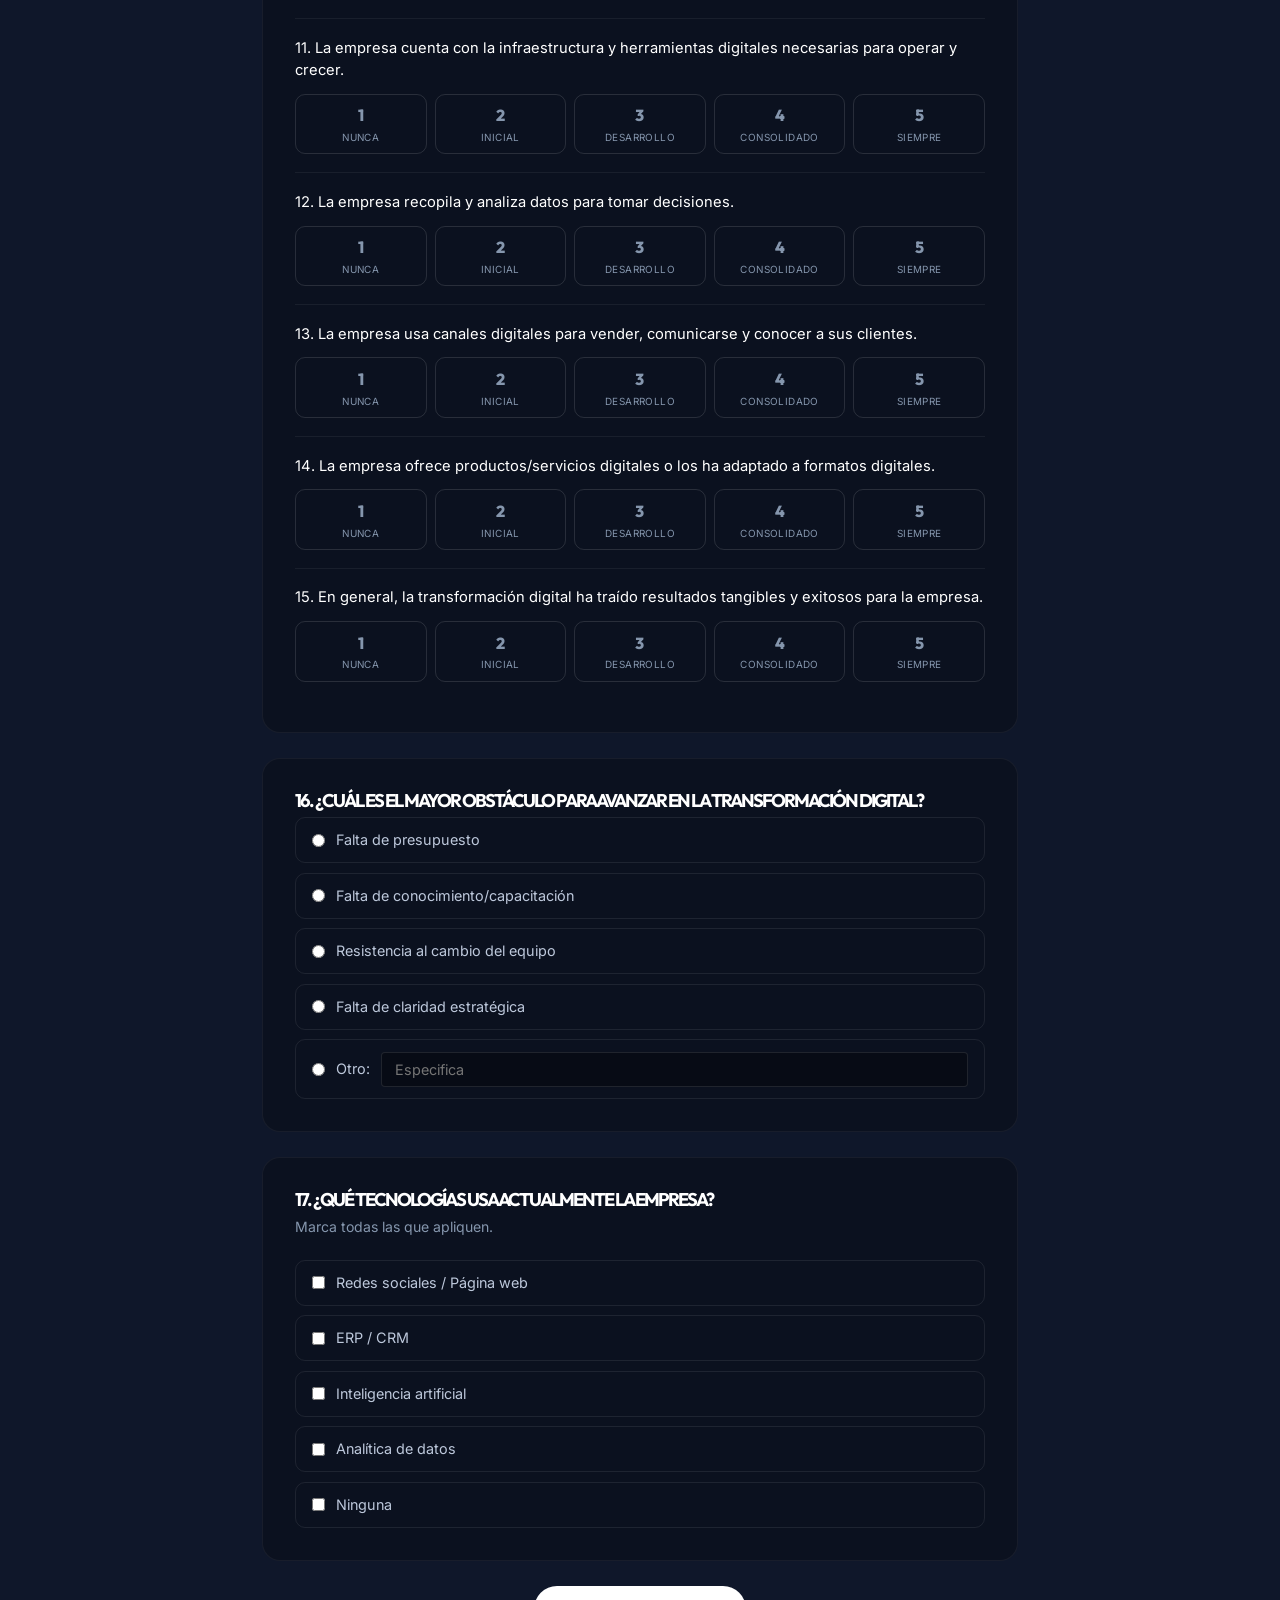
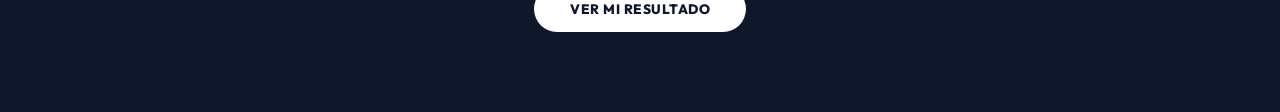
<file: encuesta.html>
<!DOCTYPE html>
<html lang="es">
<head>
<meta charset="UTF-8">
<meta name="viewport" content="width=device-width, initial-scale=1.0">
<title>Aureon — Encuesta de Madurez Digital</title>
<link rel="stylesheet" href="style.css">
<link rel="stylesheet" href="survey.css">
</head>
<body>

  <header class="header" id="navbar">
    <div class="logo">
      <div class="logo-symbol">A</div>
      <span class="logo-text">Aureon</span>
    </div>
    <nav>
      <ul class="nav-menu">
        <li><a href="index.html#services" class="nav-link">Servicios</a></li>
        <li><a href="index.html#about" class="nav-link">Qué Hacemos</a></li>
        <li><a href="encuesta.html" class="nav-link">Madurez Digital</a></li>
        <li><a href="resultados.html" class="nav-link">Resultados</a></li>
      </ul>
    </nav>
    <div>
      <a href="index.html" class="btn btn-outline">Volver al sitio</a>
    </div>
  </header>

  <section class="survey-hero">
    <span class="section-tag">Diagnóstico Gratuito</span>
    <h1 class="survey-title">Cuestionario de Madurez Digital</h1>
    <p class="survey-desc">
      Responde estas preguntas para conocer el nivel de madurez digital de tu empresa y que Aureon te ayude a diseñar el plan de transformación adecuado.
      Cada afirmación se califica de <strong>1 a 5</strong>: 1 = No existe/Nunca · 2 = Inicial · 3 = En desarrollo · 4 = Consolidado · 5 = Totalmente logrado/Siempre.
    </p>
  </section>

  <form class="survey-form" id="survey-form">

    <!-- Datos generales -->
    <div class="survey-card">
      <h2 class="survey-card-title">Datos generales</h2>

      <div class="form-group">
        <label class="form-label" for="q1">1. Nombre de la empresa</label>
        <input type="text" id="q1" class="form-input" required>
      </div>

      <div class="survey-row">
        <div class="form-group">
          <label class="form-label" for="q2">2. Ciudad / País</label>
          <input type="text" id="q2" class="form-input" required>
        </div>
        <div class="form-group">
          <label class="form-label" for="q3">3. Sector económico</label>
          <input type="text" id="q3" class="form-input" required>
        </div>
      </div>

      <div class="form-group">
        <label class="form-label">4. Número de empleados</label>
        <div class="option-pills" data-name="q4" role="radiogroup">
          <label class="pill"><input type="radio" name="q4" value="1-10" required> 1-10</label>
          <label class="pill"><input type="radio" name="q4" value="11-50"> 11-50</label>
          <label class="pill"><input type="radio" name="q4" value="51-200"> 51-200</label>
          <label class="pill"><input type="radio" name="q4" value="Más de 200"> Más de 200</label>
        </div>
      </div>

      <div class="form-group">
        <label class="form-label" for="q5">5. Nombre y cargo de quien responde</label>
        <input type="text" id="q5" class="form-input" required>
      </div>
    </div>

    <!-- Likert -->
    <div class="survey-card">
      <h2 class="survey-card-title">Nivel de madurez digital</h2>
      <p class="survey-card-desc">Califica cada afirmación de 1 (No existe/Nunca) a 5 (Totalmente logrado/Siempre).</p>

      <div class="likert-list" id="likert-list"></div>
    </div>

    <!-- Obstáculo -->
    <div class="survey-card">
      <h2 class="survey-card-title">16. ¿Cuál es el mayor obstáculo para avanzar en la transformación digital?</h2>
      <div class="option-list" data-name="q16">
        <label class="option-item"><input type="radio" name="q16" value="Falta de presupuesto" required> Falta de presupuesto</label>
        <label class="option-item"><input type="radio" name="q16" value="Falta de conocimiento/capacitación"> Falta de conocimiento/capacitación</label>
        <label class="option-item"><input type="radio" name="q16" value="Resistencia al cambio del equipo"> Resistencia al cambio del equipo</label>
        <label class="option-item"><input type="radio" name="q16" value="Falta de claridad estratégica"> Falta de claridad estratégica</label>
        <label class="option-item option-other">
          <input type="radio" name="q16" value="Otro" id="q16-otro-radio"> Otro:
          <input type="text" id="q16-otro-texto" class="form-input option-other-input" placeholder="Especifica">
        </label>
      </div>
    </div>

    <!-- Tecnologías -->
    <div class="survey-card">
      <h2 class="survey-card-title">17. ¿Qué tecnologías usa actualmente la empresa?</h2>
      <p class="survey-card-desc">Marca todas las que apliquen.</p>
      <div class="option-list" data-name="q17">
        <label class="option-item"><input type="checkbox" name="q17" value="Redes sociales / Página web"> Redes sociales / Página web</label>
        <label class="option-item"><input type="checkbox" name="q17" value="ERP / CRM"> ERP / CRM</label>
        <label class="option-item"><input type="checkbox" name="q17" value="Inteligencia artificial"> Inteligencia artificial</label>
        <label class="option-item"><input type="checkbox" name="q17" value="Analítica de datos"> Analítica de datos</label>
        <label class="option-item"><input type="checkbox" name="q17" value="Ninguna"> Ninguna</label>
      </div>
    </div>

    <div class="survey-submit-row">
      <button type="submit" class="btn btn-primary">Ver mi resultado</button>
    </div>
  </form>

  <script src="survey.js"></script>
</body>
</html>
</file>
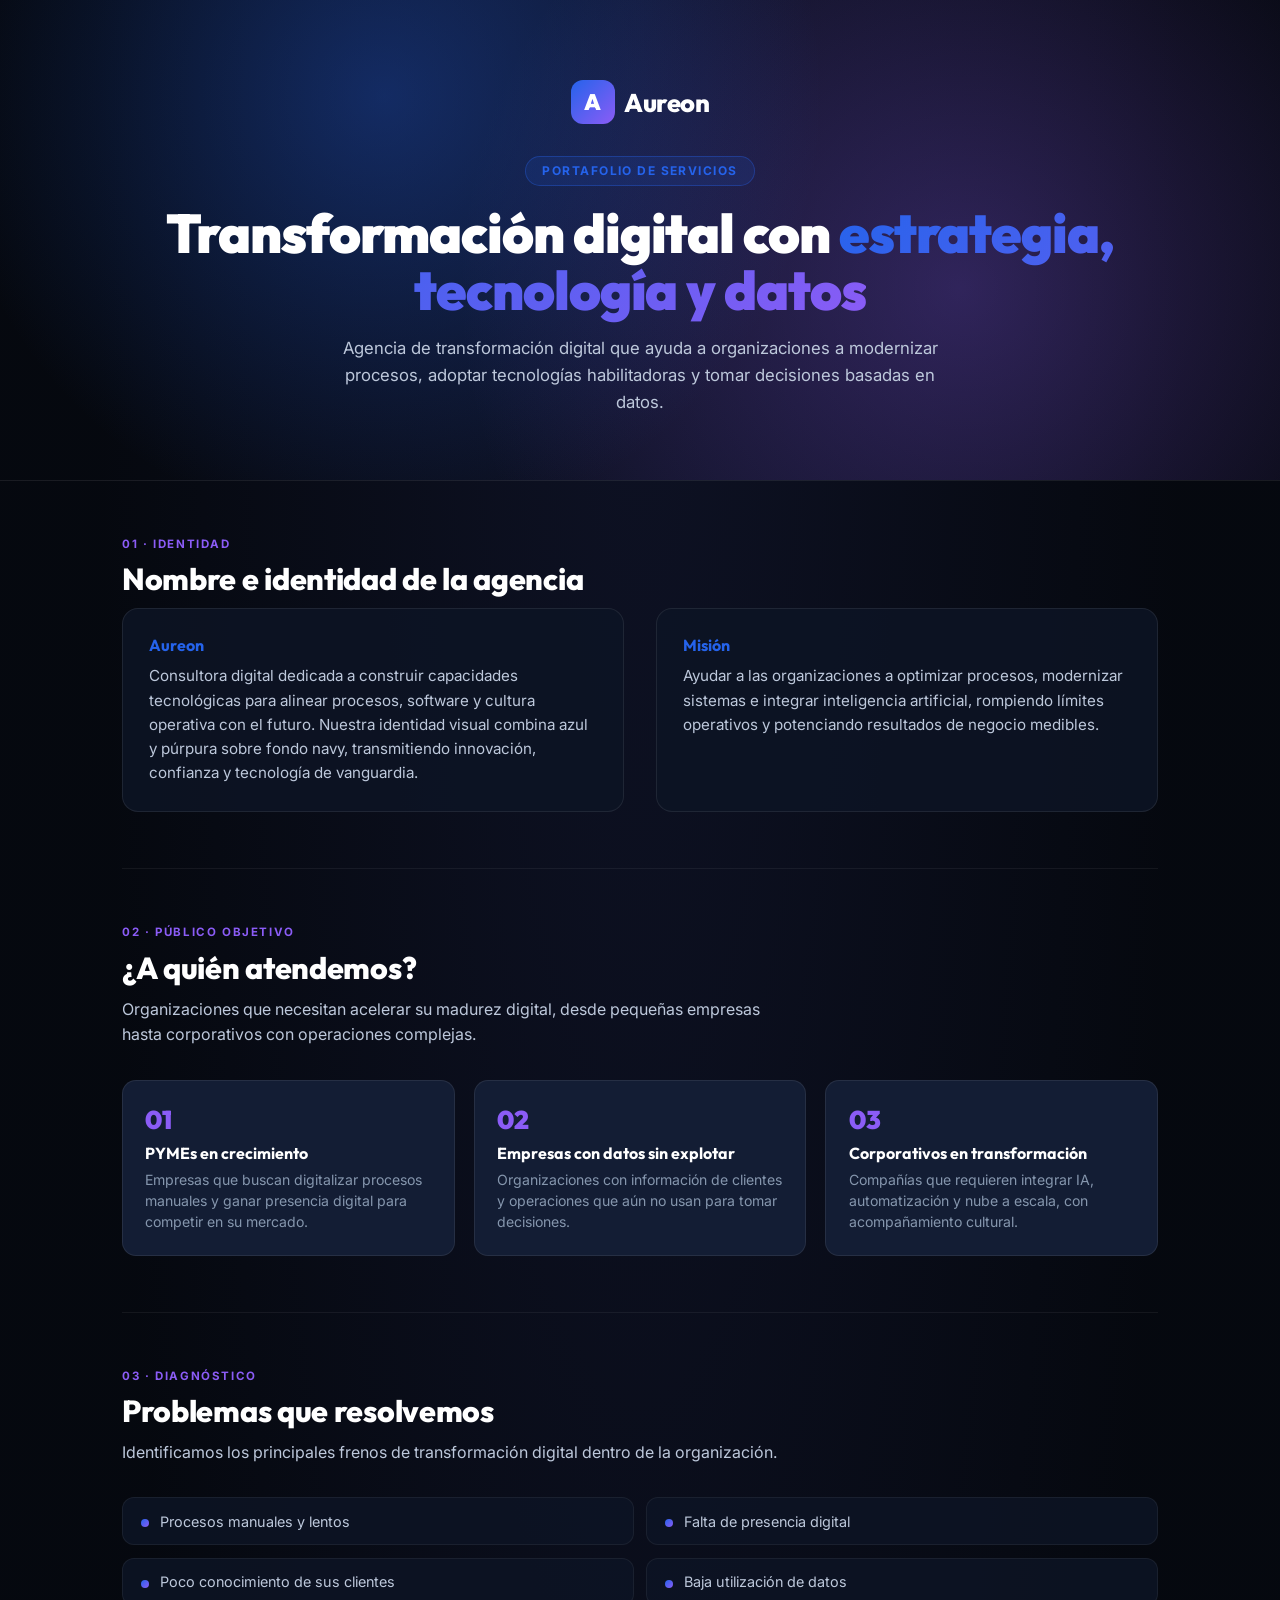
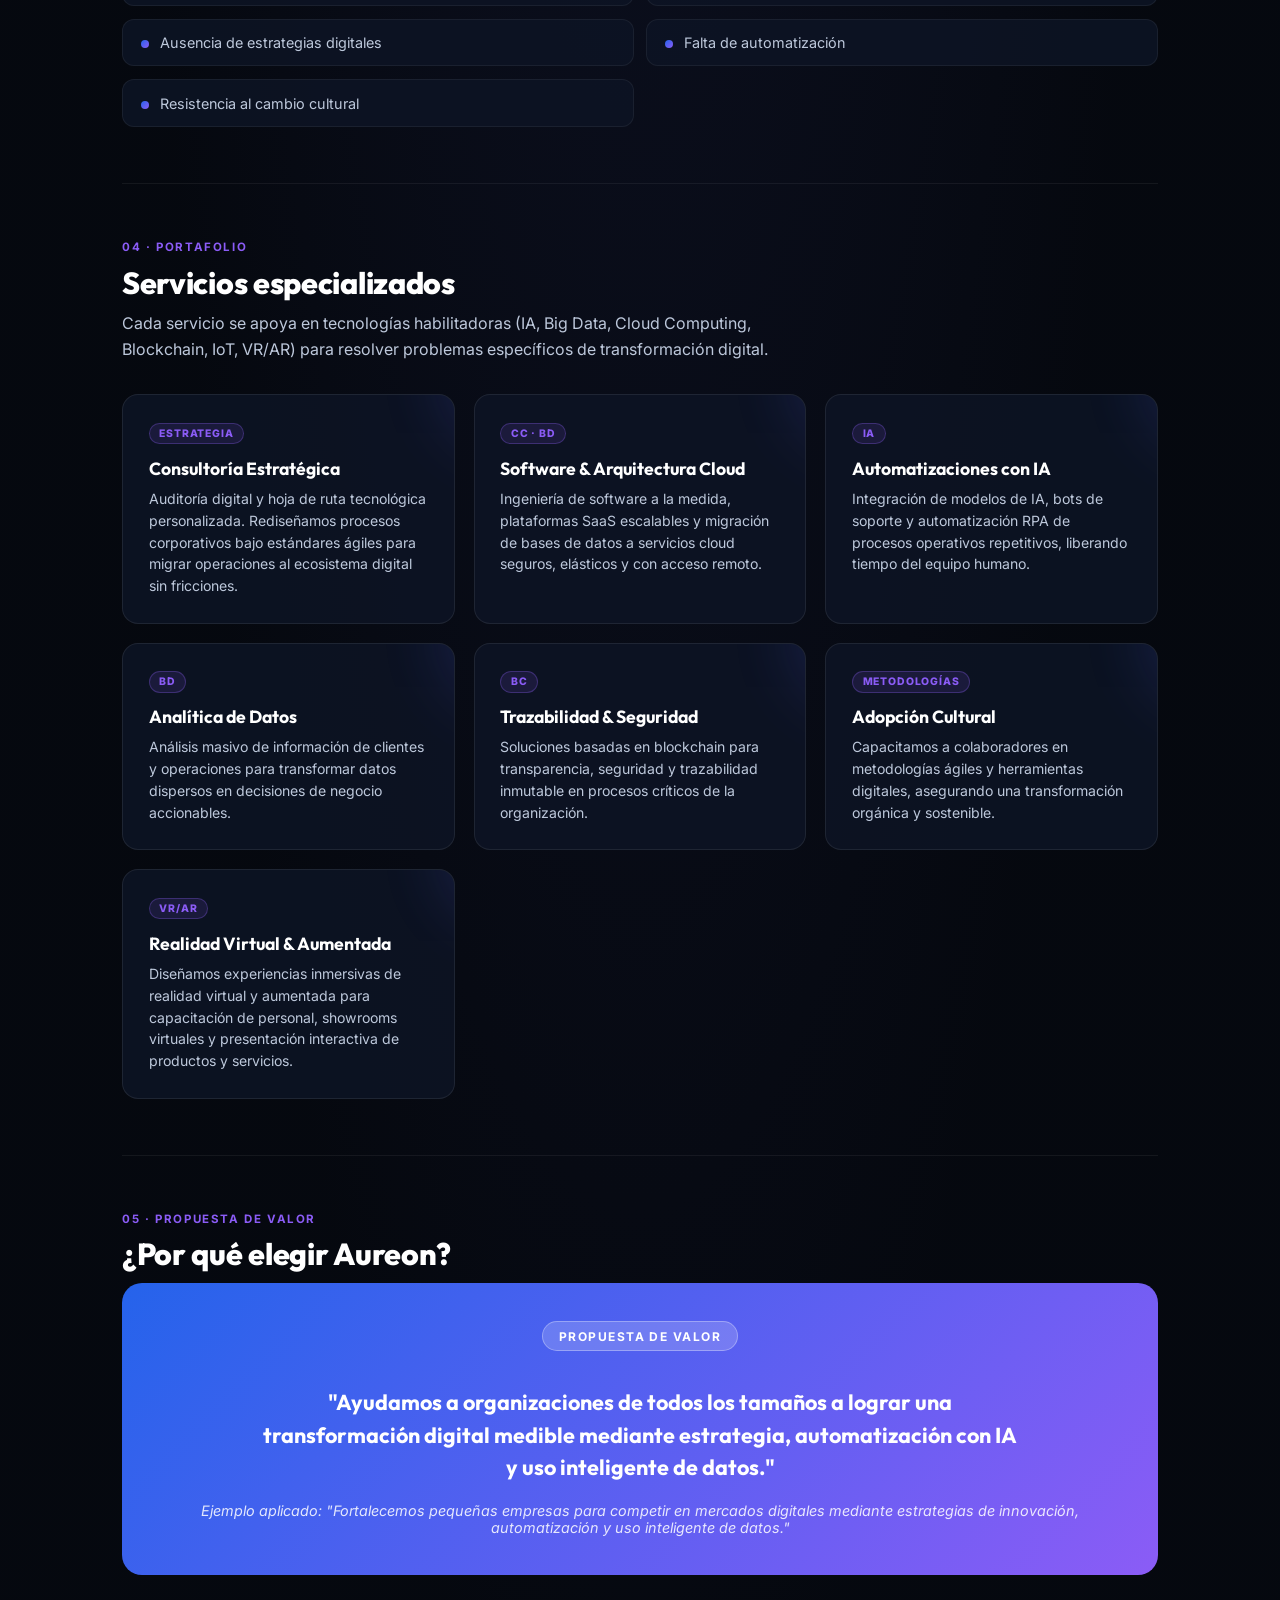
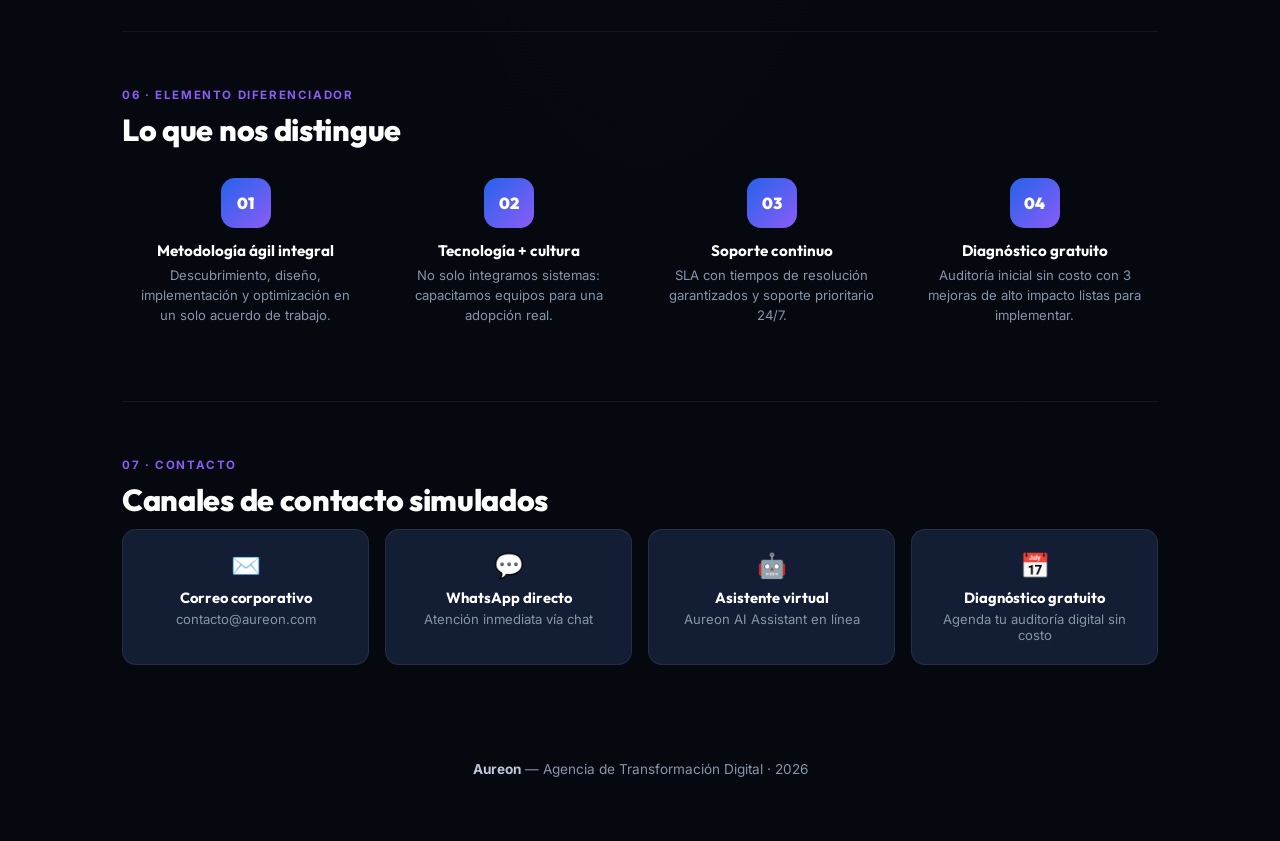
<file: portafolio.html>
<!DOCTYPE html>
<html lang="es">
<head>
<meta charset="UTF-8">
<meta name="viewport" content="width=device-width, initial-scale=1.0">
<title>Aureon — Portafolio de Servicios</title>
<link rel="preconnect" href="https://fonts.googleapis.com">
<link href="https://fonts.googleapis.com/css2?family=Outfit:wght@600;700;800;900&family=Inter:wght@400;500;600;700&display=swap" rel="stylesheet">
<style>
  :root{
    --color-blue:#2563EB;
    --color-purple:#8B5CF6;
    --color-navy:#0F172A;
    --color-white:#FFFFFF;
    --bg-navy-dark:hsl(222,47%,4%);
    --bg-navy-card:hsla(222,47%,10%,0.85);
    --bg-navy-light:hsl(222,47%,14%);
    --text-primary:var(--color-white);
    --text-secondary:hsl(217,30%,80%);
    --text-muted:hsl(215,20%,60%);
    --gradient-primary:linear-gradient(135deg,var(--color-blue),var(--color-purple));
    --font-title:'Outfit',sans-serif;
    --font-body:'Inter',sans-serif;
  }
  *{box-sizing:border-box;margin:0;padding:0;}
  body{
    font-family:var(--font-body);
    background:radial-gradient(ellipse at top, hsl(230,45%,10%), var(--bg-navy-dark) 60%);
    color:var(--text-primary);
    padding:0 0 4rem;
  }
  .page{max-width:1100px;margin:0 auto;padding:0 2rem;}

  /* Cover */
  .cover{
    padding:5rem 2rem 4rem;
    text-align:center;
    position:relative;
    overflow:hidden;
    border-bottom:1px solid rgba(255,255,255,0.08);
  }
  .cover::before{
    content:"";position:absolute;inset:0;
    background:radial-gradient(circle at 30% 20%, rgba(37,99,235,0.35), transparent 45%),
               radial-gradient(circle at 75% 60%, rgba(139,92,246,0.3), transparent 50%);
    z-index:0;
  }
  .cover > *{position:relative;z-index:1;}
  .logo-row{display:flex;align-items:center;justify-content:center;gap:0.6rem;margin-bottom:2rem;}
  .logo-symbol{
    width:44px;height:44px;border-radius:12px;
    background:var(--gradient-primary);
    display:flex;align-items:center;justify-content:center;
    font-family:var(--font-title);font-weight:900;font-size:1.4rem;
  }
  .logo-text{font-family:var(--font-title);font-weight:800;font-size:1.6rem;letter-spacing:-0.02em;}
  .tag{
    display:inline-block;font-size:0.75rem;font-weight:700;letter-spacing:0.12em;text-transform:uppercase;
    color:var(--color-blue);background:rgba(37,99,235,0.12);border:1px solid rgba(37,99,235,0.35);
    padding:0.4rem 1rem;border-radius:999px;margin-bottom:1.2rem;
  }
  .cover h1{
    font-family:var(--font-title);font-weight:900;font-size:clamp(2.2rem,5vw,3.4rem);
    letter-spacing:-0.02em;line-height:1.05;margin-bottom:1rem;
  }
  .cover h1 span{background:var(--gradient-primary);-webkit-background-clip:text;background-clip:text;color:transparent;}
  .cover p.sub{color:var(--text-secondary);max-width:640px;margin:0 auto;font-size:1.05rem;line-height:1.6;}

  section{padding:3.5rem 0;border-bottom:1px solid rgba(255,255,255,0.06);}
  .section-tag{
    font-size:0.72rem;font-weight:700;letter-spacing:0.14em;text-transform:uppercase;
    color:var(--color-purple);display:block;margin-bottom:0.6rem;
  }
  h2.section-title{font-family:var(--font-title);font-weight:800;font-size:1.9rem;margin-bottom:0.6rem;letter-spacing:-0.01em;}
  p.section-desc{color:var(--text-secondary);max-width:680px;line-height:1.6;margin-bottom:2rem;}

  /* Identity */
  .identity-grid{display:grid;grid-template-columns:1fr 1fr;gap:2rem;}
  .id-card{
    background:var(--bg-navy-card);border:1px solid rgba(255,255,255,0.08);border-radius:16px;padding:1.6rem;
  }
  .id-card h3{font-family:var(--font-title);font-size:1rem;font-weight:700;margin-bottom:0.6rem;color:var(--color-blue);}
  .id-card p{color:var(--text-secondary);line-height:1.6;font-size:0.95rem;}

  /* Audience */
  .audience-grid{display:grid;grid-template-columns:repeat(3,1fr);gap:1.2rem;}
  .aud-card{
    background:var(--bg-navy-light);border:1px solid rgba(255,255,255,0.08);border-radius:14px;padding:1.4rem;
  }
  .aud-card .num{font-family:var(--font-title);font-weight:900;font-size:1.6rem;color:var(--color-purple);}
  .aud-card h4{font-family:var(--font-title);font-size:1rem;margin:0.4rem 0;}
  .aud-card p{color:var(--text-muted);font-size:0.88rem;line-height:1.5;}

  /* Problems */
  .problems-list{display:grid;grid-template-columns:1fr 1fr;gap:0.8rem;}
  .problem-item{
    display:flex;gap:0.7rem;align-items:flex-start;
    background:var(--bg-navy-card);border:1px solid rgba(255,255,255,0.06);border-radius:12px;padding:0.9rem 1.1rem;
  }
  .problem-item .dot{
    width:8px;height:8px;border-radius:50%;background:var(--gradient-primary);margin-top:0.4rem;flex-shrink:0;
  }
  .problem-item p{font-size:0.9rem;color:var(--text-secondary);}

  /* Services */
  .services-grid{display:grid;grid-template-columns:repeat(3,1fr);gap:1.2rem;}
  .svc-card{
    background:var(--bg-navy-card);border:1px solid rgba(255,255,255,0.08);border-radius:16px;
    padding:1.6rem;position:relative;overflow:hidden;
  }
  .svc-card::before{
    content:"";position:absolute;top:-40%;right:-40%;width:150px;height:150px;border-radius:50%;
    background:var(--gradient-primary);opacity:0.15;filter:blur(30px);
  }
  .svc-tech{
    display:inline-block;font-size:0.65rem;font-weight:800;letter-spacing:0.08em;color:var(--color-purple);
    background:rgba(139,92,246,0.12);border:1px solid rgba(139,92,246,0.3);padding:0.2rem 0.6rem;border-radius:999px;margin-bottom:0.8rem;
  }
  .svc-card h3{font-family:var(--font-title);font-size:1.1rem;font-weight:700;margin-bottom:0.5rem;}
  .svc-card p{color:var(--text-secondary);font-size:0.88rem;line-height:1.55;}

  /* Value proposition */
  .value-box{
    background:var(--gradient-primary);border-radius:20px;padding:2.4rem;text-align:center;
  }
  .value-box .tag{background:rgba(255,255,255,0.18);border-color:rgba(255,255,255,0.3);color:#fff;}
  .value-box blockquote{
    font-family:var(--font-title);font-weight:700;font-size:1.35rem;line-height:1.5;max-width:760px;margin:1rem auto 0;
  }
  .value-box .example{margin-top:1.2rem;font-size:0.9rem;color:rgba(255,255,255,0.85);font-style:italic;}

  /* Differentiators */
  .diff-grid{display:grid;grid-template-columns:repeat(4,1fr);gap:1rem;}
  .diff-card{text-align:center;padding:1.2rem 0.8rem;}
  .diff-card .icon{
    width:50px;height:50px;border-radius:14px;background:var(--gradient-primary);margin:0 auto 0.8rem;
    display:flex;align-items:center;justify-content:center;font-family:var(--font-title);font-weight:900;
  }
  .diff-card h4{font-family:var(--font-title);font-size:0.95rem;margin-bottom:0.4rem;}
  .diff-card p{color:var(--text-muted);font-size:0.82rem;line-height:1.5;}

  /* Contact */
  .contact-grid{display:grid;grid-template-columns:repeat(4,1fr);gap:1rem;}
  .contact-card{
    background:var(--bg-navy-light);border:1px solid rgba(255,255,255,0.08);border-radius:14px;
    padding:1.3rem;text-align:center;
  }
  .contact-card .icon{font-size:1.5rem;margin-bottom:0.5rem;}
  .contact-card h4{font-family:var(--font-title);font-size:0.92rem;margin-bottom:0.3rem;}
  .contact-card p{color:var(--text-muted);font-size:0.82rem;}

  footer{text-align:center;padding-top:2.5rem;color:var(--text-muted);font-size:0.85rem;}
  footer strong{color:var(--text-secondary);}

  @media(max-width:800px){
    .identity-grid,.audience-grid,.services-grid,.diff-grid,.contact-grid,.problems-list{grid-template-columns:1fr;}
  }
</style>
</head>
<body>

  <div class="cover">
    <div class="logo-row">
      <div class="logo-symbol">A</div>
      <span class="logo-text">Aureon</span>
    </div>
    <span class="tag">Portafolio de Servicios</span>
    <h1>Transformación digital con <span>estrategia, tecnología y datos</span></h1>
    <p class="sub">Agencia de transformación digital que ayuda a organizaciones a modernizar procesos, adoptar tecnologías habilitadoras y tomar decisiones basadas en datos.</p>
  </div>

  <div class="page">

    <!-- Identidad -->
    <section>
      <span class="section-tag">01 · Identidad</span>
      <h2 class="section-title">Nombre e identidad de la agencia</h2>
      <div class="identity-grid">
        <div class="id-card">
          <h3>Aureon</h3>
          <p>Consultora digital dedicada a construir capacidades tecnológicas para alinear procesos, software y cultura operativa con el futuro. Nuestra identidad visual combina azul y púrpura sobre fondo navy, transmitiendo innovación, confianza y tecnología de vanguardia.</p>
        </div>
        <div class="id-card">
          <h3>Misión</h3>
          <p>Ayudar a las organizaciones a optimizar procesos, modernizar sistemas e integrar inteligencia artificial, rompiendo límites operativos y potenciando resultados de negocio medibles.</p>
        </div>
      </div>
    </section>

    <!-- Público objetivo -->
    <section>
      <span class="section-tag">02 · Público objetivo</span>
      <h2 class="section-title">¿A quién atendemos?</h2>
      <p class="section-desc">Organizaciones que necesitan acelerar su madurez digital, desde pequeñas empresas hasta corporativos con operaciones complejas.</p>
      <div class="audience-grid">
        <div class="aud-card">
          <div class="num">01</div>
          <h4>PYMEs en crecimiento</h4>
          <p>Empresas que buscan digitalizar procesos manuales y ganar presencia digital para competir en su mercado.</p>
        </div>
        <div class="aud-card">
          <div class="num">02</div>
          <h4>Empresas con datos sin explotar</h4>
          <p>Organizaciones con información de clientes y operaciones que aún no usan para tomar decisiones.</p>
        </div>
        <div class="aud-card">
          <div class="num">03</div>
          <h4>Corporativos en transformación</h4>
          <p>Compañías que requieren integrar IA, automatización y nube a escala, con acompañamiento cultural.</p>
        </div>
      </div>
    </section>

    <!-- Problemas -->
    <section>
      <span class="section-tag">03 · Diagnóstico</span>
      <h2 class="section-title">Problemas que resolvemos</h2>
      <p class="section-desc">Identificamos los principales frenos de transformación digital dentro de la organización.</p>
      <div class="problems-list">
        <div class="problem-item"><div class="dot"></div><p>Procesos manuales y lentos</p></div>
        <div class="problem-item"><div class="dot"></div><p>Falta de presencia digital</p></div>
        <div class="problem-item"><div class="dot"></div><p>Poco conocimiento de sus clientes</p></div>
        <div class="problem-item"><div class="dot"></div><p>Baja utilización de datos</p></div>
        <div class="problem-item"><div class="dot"></div><p>Ausencia de estrategias digitales</p></div>
        <div class="problem-item"><div class="dot"></div><p>Falta de automatización</p></div>
        <div class="problem-item"><div class="dot"></div><p>Resistencia al cambio cultural</p></div>
      </div>
    </section>

    <!-- Portafolio de servicios -->
    <section>
      <span class="section-tag">04 · Portafolio</span>
      <h2 class="section-title">Servicios especializados</h2>
      <p class="section-desc">Cada servicio se apoya en tecnologías habilitadoras (IA, Big Data, Cloud Computing, Blockchain, IoT, VR/AR) para resolver problemas específicos de transformación digital.</p>
      <div class="services-grid">
        <div class="svc-card">
          <span class="svc-tech">ESTRATEGIA</span>
          <h3>Consultoría Estratégica</h3>
          <p>Auditoría digital y hoja de ruta tecnológica personalizada. Rediseñamos procesos corporativos bajo estándares ágiles para migrar operaciones al ecosistema digital sin fricciones.</p>
        </div>
        <div class="svc-card">
          <span class="svc-tech">CC · BD</span>
          <h3>Software & Arquitectura Cloud</h3>
          <p>Ingeniería de software a la medida, plataformas SaaS escalables y migración de bases de datos a servicios cloud seguros, elásticos y con acceso remoto.</p>
        </div>
        <div class="svc-card">
          <span class="svc-tech">IA</span>
          <h3>Automatizaciones con IA</h3>
          <p>Integración de modelos de IA, bots de soporte y automatización RPA de procesos operativos repetitivos, liberando tiempo del equipo humano.</p>
        </div>
        <div class="svc-card">
          <span class="svc-tech">BD</span>
          <h3>Analítica de Datos</h3>
          <p>Análisis masivo de información de clientes y operaciones para transformar datos dispersos en decisiones de negocio accionables.</p>
        </div>
        <div class="svc-card">
          <span class="svc-tech">BC</span>
          <h3>Trazabilidad & Seguridad</h3>
          <p>Soluciones basadas en blockchain para transparencia, seguridad y trazabilidad inmutable en procesos críticos de la organización.</p>
        </div>
        <div class="svc-card">
          <span class="svc-tech">METODOLOGÍAS</span>
          <h3>Adopción Cultural</h3>
          <p>Capacitamos a colaboradores en metodologías ágiles y herramientas digitales, asegurando una transformación orgánica y sostenible.</p>
        </div>
        <div class="svc-card">
          <span class="svc-tech">VR/AR</span>
          <h3>Realidad Virtual & Aumentada</h3>
          <p>Diseñamos experiencias inmersivas de realidad virtual y aumentada para capacitación de personal, showrooms virtuales y presentación interactiva de productos y servicios.</p>
        </div>
      </div>
    </section>

    <!-- Propuesta de valor -->
    <section>
      <span class="section-tag">05 · Propuesta de valor</span>
      <h2 class="section-title">¿Por qué elegir Aureon?</h2>
      <div class="value-box">
        <span class="tag">Propuesta de valor</span>
        <blockquote>"Ayudamos a organizaciones de todos los tamaños a lograr una transformación digital medible mediante estrategia, automatización con IA y uso inteligente de datos."</blockquote>
        <p class="example">Ejemplo aplicado: "Fortalecemos pequeñas empresas para competir en mercados digitales mediante estrategias de innovación, automatización y uso inteligente de datos."</p>
      </div>
    </section>

    <!-- Diferenciadores -->
    <section>
      <span class="section-tag">06 · Elemento diferenciador</span>
      <h2 class="section-title">Lo que nos distingue</h2>
      <div class="diff-grid">
        <div class="diff-card">
          <div class="icon">01</div>
          <h4>Metodología ágil integral</h4>
          <p>Descubrimiento, diseño, implementación y optimización en un solo acuerdo de trabajo.</p>
        </div>
        <div class="diff-card">
          <div class="icon">02</div>
          <h4>Tecnología + cultura</h4>
          <p>No solo integramos sistemas: capacitamos equipos para una adopción real.</p>
        </div>
        <div class="diff-card">
          <div class="icon">03</div>
          <h4>Soporte continuo</h4>
          <p>SLA con tiempos de resolución garantizados y soporte prioritario 24/7.</p>
        </div>
        <div class="diff-card">
          <div class="icon">04</div>
          <h4>Diagnóstico gratuito</h4>
          <p>Auditoría inicial sin costo con 3 mejoras de alto impacto listas para implementar.</p>
        </div>
      </div>
    </section>

    <!-- Canales de contacto -->
    <section style="border-bottom:none;">
      <span class="section-tag">07 · Contacto</span>
      <h2 class="section-title">Canales de contacto simulados</h2>
      <div class="contact-grid">
        <div class="contact-card">
          <div class="icon">✉️</div>
          <h4>Correo corporativo</h4>
          <p>contacto@aureon.com</p>
        </div>
        <div class="contact-card">
          <div class="icon">💬</div>
          <h4>WhatsApp directo</h4>
          <p>Atención inmediata vía chat</p>
        </div>
        <div class="contact-card">
          <div class="icon">🤖</div>
          <h4>Asistente virtual</h4>
          <p>Aureon AI Assistant en línea</p>
        </div>
        <div class="contact-card">
          <div class="icon">📅</div>
          <h4>Diagnóstico gratuito</h4>
          <p>Agenda tu auditoría digital sin costo</p>
        </div>
      </div>
    </section>

    <footer>
      <strong>Aureon</strong> — Agencia de Transformación Digital · 2026
    </footer>

  </div>
</body>
</html>
</file>
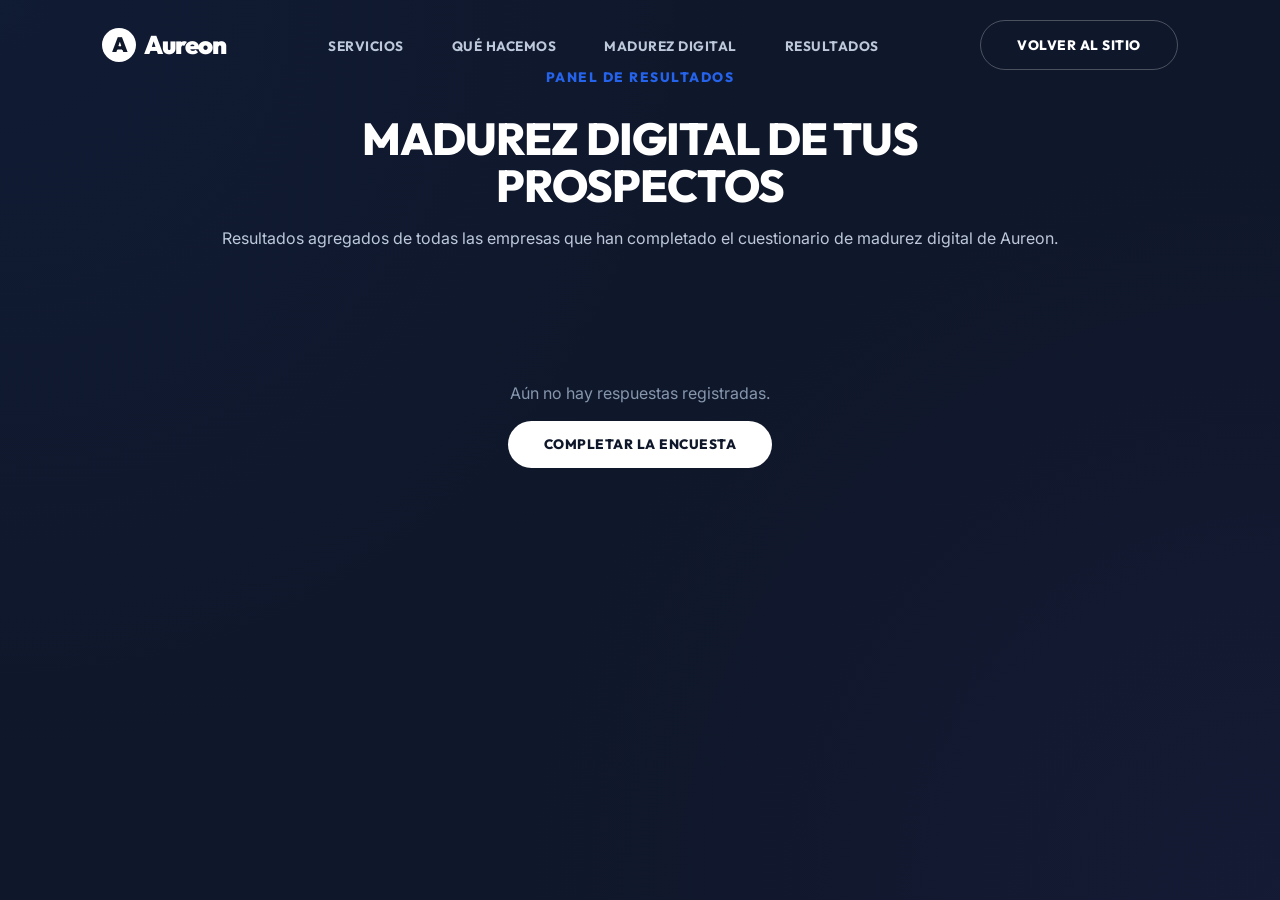
<file: resultados.html>
<!DOCTYPE html>
<html lang="es">
<head>
<meta charset="UTF-8">
<meta name="viewport" content="width=device-width, initial-scale=1.0">
<title>Aureon — Resultados de Madurez Digital</title>
<link rel="stylesheet" href="style.css">
<link rel="stylesheet" href="survey.css">
</head>
<body>

  <header class="header" id="navbar">
    <div class="logo">
      <div class="logo-symbol">A</div>
      <span class="logo-text">Aureon</span>
    </div>
    <nav>
      <ul class="nav-menu">
        <li><a href="index.html#services" class="nav-link">Servicios</a></li>
        <li><a href="index.html#about" class="nav-link">Qué Hacemos</a></li>
        <li><a href="encuesta.html" class="nav-link">Madurez Digital</a></li>
        <li><a href="resultados.html" class="nav-link">Resultados</a></li>
      </ul>
    </nav>
    <div>
      <a href="index.html" class="btn btn-outline">Volver al sitio</a>
    </div>
  </header>

  <section class="survey-hero">
    <span class="section-tag">Panel de Resultados</span>
    <h1 class="survey-title">Madurez Digital de tus Prospectos</h1>
    <p class="survey-desc">Resultados agregados de todas las empresas que han completado el cuestionario de madurez digital de Aureon.</p>
  </section>

  <div id="last-result-banner"></div>

  <section class="dash-section">
    <div id="dash-content"></div>
  </section>

  <script src="survey.js"></script>
</body>
</html>
</file>
<file: style.css>
/* Import Outfit and Inter Google Fonts */
@import url('https://fonts.googleapis.com/css2?family=Inter:wght@400;500;600;700&family=Outfit:wght@600;700;800;900&display=swap');

:root {
  /* Brand Colors */
  --color-blue: #2563EB;
  --color-purple: #8B5CF6;
  --color-navy: #0F172A;
  --color-white: #FFFFFF;

  /* HSL Conversions & Shades */
  --bg-navy-dark: hsl(222, 47%, 4%);
  --bg-navy-card: hsla(222, 47%, 8%, 0.85);
  --bg-navy-light: hsl(222, 47%, 12%);
  
  --text-primary: var(--color-white);
  --text-secondary: hsl(217, 30%, 80%);
  --text-muted: hsl(215, 20%, 60%);

  /* Neon Accents */
  --gradient-primary: linear-gradient(135deg, var(--color-blue), var(--color-purple));
  --gradient-glow: 0 4px 25px rgba(37, 99, 235, 0.35);

  /* Fonts */
  --font-title: 'Outfit', sans-serif;
  --font-body: 'Inter', sans-serif;

  /* Spacing & Transitions */
  --transition-normal: 0.25s cubic-bezier(0.4, 0, 0.2, 1);
  --transition-slow: 0.4s cubic-bezier(0.16, 1, 0.3, 1);
  
  --glass-blur: blur(20px);
  --glass-border: 1px solid rgba(255, 255, 255, 0.05);
}

/* Reset & Base Styles */
* {
  margin: 0;
  padding: 0;
  box-sizing: border-box;
  scroll-behavior: smooth;
}

body {
  background-color: var(--color-navy);
  color: var(--text-primary);
  font-family: var(--font-body);
  overflow-x: hidden;
  line-height: 1.5;
  background-image: 
    radial-gradient(circle at 0% 0%, rgba(37, 99, 235, 0.05) 0%, transparent 50%),
    radial-gradient(circle at 100% 100%, rgba(139, 92, 246, 0.05) 0%, transparent 50%);
  background-attachment: fixed;
}

/* Nike-Style Bold Typography */
h1, h2, h3, h4, h5, h6 {
  font-family: var(--font-title);
  color: var(--color-white);
  line-height: 1.05;
  text-transform: uppercase;
  letter-spacing: -1.5px;
}

h1 {
  font-weight: 900;
  letter-spacing: -3px;
}

h2 {
  font-weight: 800;
  letter-spacing: -2px;
}

a {
  text-decoration: none;
  color: inherit;
  transition: var(--transition-normal);
}

/* Custom Scrollbars */
::-webkit-scrollbar {
  width: 6px;
}
::-webkit-scrollbar-track {
  background: var(--bg-navy-dark);
}
::-webkit-scrollbar-thumb {
  background: rgba(255, 255, 255, 0.1);
  border-radius: 3px;
}
::-webkit-scrollbar-thumb:hover {
  background: var(--color-blue);
}

/* Section Framework */
section {
  padding: 6rem 8% 6rem 8%;
  position: relative;
}

.section-header {
  text-align: left;
  max-width: 700px;
  margin-bottom: 4rem;
}

.section-tag {
  display: inline-block;
  font-family: var(--font-title);
  font-size: 0.85rem;
  font-weight: 800;
  text-transform: uppercase;
  letter-spacing: 1.5px;
  color: var(--color-blue);
  margin-bottom: 0.75rem;
}

.section-title {
  font-size: 3rem;
  margin-bottom: 1.25rem;
}

.section-desc {
  color: var(--text-secondary);
  font-size: 1.05rem;
  max-width: 600px;
  line-height: 1.6;
}

/* Header & Navigation Bar (Nike Look) */
.header {
  position: fixed;
  top: 0;
  left: 0;
  width: 100%;
  height: 90px;
  display: flex;
  justify-content: space-between;
  align-items: center;
  padding: 0 8%;
  z-index: 1000;
  transition: var(--transition-normal);
  background: transparent;
}

.header.scrolled {
  background: var(--bg-navy-dark);
  border-bottom: 1px solid rgba(255, 255, 255, 0.05);
  height: 70px;
}

.logo {
  display: flex;
  align-items: center;
  gap: 0.5rem;
  font-family: var(--font-title);
  font-size: 1.6rem;
  font-weight: 900;
  letter-spacing: -1px;
}

.logo-symbol {
  width: 34px;
  height: 34px;
  background: var(--color-white);
  color: var(--color-navy);
  border-radius: 50%;
  display: flex;
  align-items: center;
  justify-content: center;
  font-weight: 900;
  font-size: 1.3rem;
  transition: var(--transition-normal);
}

.logo:hover .logo-symbol {
  background: var(--gradient-primary);
  color: white;
  box-shadow: var(--gradient-glow);
}

/* Navigation Links */
.nav-menu {
  display: flex;
  gap: 3rem;
  align-items: center;
  list-style: none;
}

.nav-link {
  font-family: var(--font-title);
  font-size: 0.85rem;
  font-weight: 700;
  text-transform: uppercase;
  letter-spacing: 0.5px;
  color: var(--text-secondary);
  padding: 0.5rem 0;
}

.nav-link:hover {
  color: var(--color-white);
}

/* Nike-Style Pill Buttons */
.btn {
  display: inline-flex;
  align-items: center;
  justify-content: center;
  padding: 0.85rem 2.25rem;
  border-radius: 30px;
  font-family: var(--font-title);
  font-weight: 800;
  font-size: 0.85rem;
  text-transform: uppercase;
  letter-spacing: 0.5px;
  cursor: pointer;
  transition: var(--transition-normal);
  border: none;
  gap: 0.5rem;
}

.btn-primary {
  background: var(--color-white);
  color: var(--color-navy);
}

.btn-primary:hover {
  background: var(--color-blue);
  color: var(--color-white);
  box-shadow: var(--gradient-glow);
  transform: scale(1.02);
}

.btn-outline {
  background: transparent;
  border: 1.5px solid rgba(255, 255, 255, 0.25);
  color: var(--color-white);
}

.btn-outline:hover {
  border-color: var(--color-white);
  background: rgba(255, 255, 255, 0.05);
}

/* SECTION 1: Nike-Inspired Campaign Hero Section */
.hero-section {
  min-height: 100vh;
  display: flex;
  flex-direction: column;
  justify-content: flex-end;
  padding-bottom: 5rem;
  padding-top: 140px;
  position: relative;
  overflow: hidden;
}

.hero-background-media {
  position: absolute;
  top: 0;
  left: 0;
  width: 100%;
  height: 100%;
  z-index: -2;
}

.hero-background-media img,
.hero-background-media canvas {
  width: 100%;
  height: 100%;
  object-fit: cover;
  opacity: 0.35;
}

.hero-overlay {
  position: absolute;
  top: 0;
  left: 0;
  width: 100%;
  height: 100%;
  background: linear-gradient(to bottom, rgba(15, 23, 42, 0.5) 0%, rgba(15, 23, 42, 0.95) 90%);
  z-index: -1;
}

.hero-content {
  max-width: 900px;
  z-index: 2;
}

.hero-tagline {
  font-family: var(--font-title);
  font-size: 0.95rem;
  font-weight: 800;
  text-transform: uppercase;
  letter-spacing: 3px;
  color: var(--color-blue);
  margin-bottom: 1.5rem;
}

.hero-title {
  font-size: 6rem;
  font-weight: 900;
  margin-bottom: 2rem;
  line-height: 0.95;
  letter-spacing: -4px;
}

.hero-title span {
  background: var(--gradient-primary);
  -webkit-background-clip: text;
  -webkit-text-fill-color: transparent;
}

.hero-desc {
  font-size: 1.2rem;
  color: var(--text-secondary);
  margin-bottom: 3rem;
  max-width: 650px;
  line-height: 1.6;
}

.hero-actions-row {
  display: flex;
  flex-wrap: wrap;
  gap: 1.25rem;
  align-items: center;
}

.hero-subscription {
  display: flex;
  gap: 0.5rem;
  background: rgba(0, 0, 0, 0.4);
  padding: 0.35rem 0.35rem 0.35rem 1.25rem;
  border-radius: 35px;
  border: 1px solid rgba(255, 255, 255, 0.1);
  width: 100%;
  max-width: 460px;
}

.hero-subscription input {
  flex: 1;
  background: transparent;
  border: none;
  outline: none;
  color: var(--color-white);
  font-family: var(--font-body);
  font-size: 0.85rem;
}

.hero-subscription input::placeholder {
  color: var(--text-muted);
}

.hero-subscription button {
  padding: 0.75rem 1.75rem;
  font-size: 0.8rem;
}

/* SECTION 2: Qué Hacemos (Holographic Cyberpunk Design) */
.do-grid {
  display: grid;
  grid-template-columns: repeat(4, 1fr);
  gap: 1rem;
}

.do-portfolio-cta {
  text-align: center;
  margin-top: 2.5rem;
}

.do-portfolio-cta p {
  color: var(--text-secondary);
  margin-bottom: 1.2rem;
  font-size: 0.95rem;
}

.do-card {
  height: 480px;
  position: relative;
  overflow: hidden;
  border-radius: 12px;
  cursor: pointer;
  display: flex;
  align-items: flex-end;
  padding: 2.5rem;
  background: var(--bg-navy-card);
  border: var(--glass-border);
  box-shadow: 0 4px 30px rgba(0,0,0,0.3);
  transition: var(--transition-normal);
}

/* Subtle holographic grid background overlay */
.do-card::after {
  content: '';
  position: absolute;
  top: 0;
  left: 0;
  width: 100%;
  height: 100%;
  background-image: 
    linear-gradient(rgba(255, 255, 255, 0.01) 1px, transparent 1px),
    linear-gradient(90deg, rgba(255, 255, 255, 0.01) 1px, transparent 1px);
  background-size: 20px 20px;
  z-index: 2;
  pointer-events: none;
  opacity: 0.35;
}

.do-card-bg {
  position: absolute;
  top: 0;
  left: 0;
  width: 100%;
  height: 100%;
  background: linear-gradient(135deg, rgba(37, 99, 235, 0.03) 0%, rgba(139, 92, 246, 0.08) 100%);
  z-index: 1;
  transition: var(--transition-slow);
}

.do-card::before {
  content: '';
  position: absolute;
  top: 0;
  left: 0;
  width: 100%;
  height: 100%;
  background: linear-gradient(to top, rgba(15, 23, 42, 0.95) 20%, transparent 80%);
  z-index: 3;
  transition: var(--transition-normal);
}

.do-card-tag {
  position: absolute;
  top: 1.5rem;
  right: 1.5rem;
  font-family: var(--font-title);
  font-size: 0.65rem;
  font-weight: 900;
  color: var(--color-blue);
  background: rgba(37, 99, 235, 0.1);
  border: 1px solid rgba(37, 99, 235, 0.2);
  padding: 0.25rem 0.6rem;
  border-radius: 4px;
  letter-spacing: 1.5px;
  z-index: 4;
  transition: var(--transition-normal);
}

.do-card-content {
  position: relative;
  z-index: 4;
  width: 100%;
  transform: translateY(20px);
  transition: var(--transition-slow);
}

.do-icon {
  color: var(--color-blue);
  margin-bottom: 1rem;
  width: 32px;
  height: 32px;
  opacity: 0.8;
  transition: var(--transition-normal);
}

.do-icon svg {
  width: 100%;
  height: 100%;
  fill: currentColor;
}

.do-title {
  font-size: 1.5rem;
  font-weight: 800;
  margin-bottom: 0.75rem;
  letter-spacing: -1px;
}

.do-text {
  color: var(--text-secondary);
  font-size: 0.85rem;
  line-height: 1.5;
  opacity: 0;
  transition: var(--transition-normal);
}

/* Hover effects */
.do-card:hover {
  border-color: rgba(139, 92, 246, 0.35);
  box-shadow: 0 15px 35px rgba(0,0,0,0.4), 0 0 20px rgba(139, 92, 246, 0.15);
}

.do-card:hover .do-card-bg {
  transform: scale(1.08);
  background: linear-gradient(135deg, rgba(37, 99, 235, 0.1) 0%, rgba(139, 92, 246, 0.2) 100%);
}

.do-card:hover .do-card-tag {
  color: var(--color-white);
  background: var(--color-purple);
  border-color: transparent;
  box-shadow: 0 0 10px rgba(139, 92, 246, 0.4);
}

.do-card:hover .do-card-content {
  transform: translateY(0);
}

.do-card:hover .do-text {
  opacity: 1;
}

.do-card:hover .do-icon {
  color: var(--color-purple);
  transform: scale(1.1);
}

/* SECTION 3: Acuerdo de Trabajo (Bold List Style) */
.timeline-section {
  background: var(--bg-navy-dark);
}

.timeline {
  display: grid;
  grid-template-columns: repeat(4, 1fr);
  gap: 2rem;
  position: relative;
}

.timeline-item {
  position: relative;
  display: flex;
  flex-direction: column;
}

.timeline-num {
  font-family: var(--font-title);
  font-size: 6rem;
  font-weight: 900;
  line-height: 1;
  color: rgba(255, 255, 255, 0.03);
  margin-bottom: -2.5rem;
  letter-spacing: -4px;
  transition: var(--transition-normal);
}

.timeline-item.active .timeline-num {
  color: transparent;
  -webkit-text-stroke: 1.5px var(--color-purple);
}

.timeline-card {
  background: transparent;
  border: none;
  padding: 0;
}

.timeline-title {
  font-size: 1.35rem;
  font-weight: 800;
  margin-bottom: 0.75rem;
  letter-spacing: -1px;
  position: relative;
  z-index: 2;
}

.timeline-text {
  color: var(--text-secondary);
  font-size: 0.9rem;
  line-height: 1.6;
}

/* SECTION 4: Catálogo de Servicios */
.services-grid {
  display: grid;
  grid-template-columns: repeat(3, 1fr);
  gap: 1.5rem;
}

.service-item {
  background: var(--bg-navy-card);
  border: var(--glass-border);
  border-radius: 12px;
  overflow: hidden;
  transition: var(--transition-normal);
}

.service-item:hover {
  transform: translateY(-4px);
  border-color: rgba(255, 255, 255, 0.15);
  box-shadow: 0 15px 35px rgba(0, 0, 0, 0.4);
}

.service-img-mock {
  width: 100%;
  height: 260px;
  background: linear-gradient(135deg, rgba(37, 99, 235, 0.08), rgba(139, 92, 246, 0.12));
  display: flex;
  align-items: center;
  justify-content: center;
  position: relative;
}

.service-img-icon {
  width: 54px;
  height: 54px;
  color: rgba(255, 255, 255, 0.4);
  transition: var(--transition-normal);
}

.service-img-icon svg {
  width: 100%;
  height: 100%;
  fill: currentColor;
}

.service-item:hover .service-img-icon {
  color: var(--color-white);
  transform: scale(1.1);
}

.service-content {
  padding: 2rem;
}

.service-title {
  font-size: 1.4rem;
  font-weight: 800;
  margin-bottom: 0.75rem;
  letter-spacing: -1px;
}

.service-text {
  color: var(--text-secondary);
  font-size: 0.9rem;
  margin-bottom: 2rem;
  line-height: 1.6;
}

.service-btn {
  font-family: var(--font-title);
  font-size: 0.85rem;
  font-weight: 800;
  text-transform: uppercase;
  color: var(--color-white);
  display: inline-flex;
  align-items: center;
  gap: 0.35rem;
  border-bottom: 1.5px solid var(--color-white);
  padding-bottom: 3px;
}

.service-btn svg {
  width: 14px;
  height: 14px;
  fill: currentColor;
  transition: var(--transition-normal);
}

.service-item:hover .service-btn {
  color: var(--color-blue);
  border-color: var(--color-blue);
}

.service-item:hover .service-btn svg {
  transform: translateX(3px);
}

/* Audi-inspired Bottom selector Drawer */
.bottom-selector-bar {
  position: fixed;
  bottom: -90px;
  left: 0;
  width: 100%;
  height: 80px;
  background: rgba(15, 23, 42, 0.95);
  backdrop-filter: var(--glass-blur);
  -webkit-backdrop-filter: var(--glass-blur);
  border-top: 1px solid rgba(255, 255, 255, 0.08);
  z-index: 999;
  display: flex;
  justify-content: space-between;
  align-items: center;
  padding: 0 8%;
  transition: bottom 0.4s cubic-bezier(0.16, 1, 0.3, 1);
}

.bottom-selector-bar.show {
  bottom: 0;
}

.selector-left {
  display: flex;
  align-items: center;
  gap: 1.5rem;
}

.selector-label {
  font-family: var(--font-title);
  font-size: 0.75rem;
  font-weight: 800;
  text-transform: uppercase;
  color: var(--text-muted);
  letter-spacing: 1px;
}

.selector-items-container {
  display: flex;
  gap: 0.5rem;
}

.selector-item-btn {
  background: rgba(255, 255, 255, 0.03);
  border: 1px solid rgba(255, 255, 255, 0.08);
  color: var(--text-secondary);
  padding: 0.4rem 1.25rem;
  border-radius: 20px;
  font-family: var(--font-title);
  font-size: 0.8rem;
  font-weight: 700;
  text-transform: uppercase;
  cursor: pointer;
  transition: var(--transition-normal);
}

.selector-item-btn:hover {
  background: rgba(255, 255, 255, 0.08);
  color: var(--color-white);
}

.selector-item-btn.active {
  background: var(--color-white);
  border-color: var(--color-white);
  color: var(--color-navy);
}

.selector-right {
  display: flex;
  align-items: center;
  gap: 1.5rem;
}

.selector-preview-text {
  font-size: 0.85rem;
  color: var(--text-secondary);
  max-width: 350px;
  white-space: nowrap;
  overflow: hidden;
  text-overflow: ellipsis;
}

/* SECTION 5: Suscripciones & Planes (Pricing) */
.pricing-section {
  background: var(--bg-navy-dark);
}

.pricing-toggle-container {
  display: flex;
  align-items: center;
  justify-content: flex-start;
  gap: 1rem;
  margin-bottom: 4rem;
}

.pricing-label {
  font-family: var(--font-title);
  font-size: 0.9rem;
  font-weight: 800;
  text-transform: uppercase;
  color: var(--text-muted);
  cursor: pointer;
}

.pricing-label.active {
  color: var(--color-white);
}

.toggle-switch {
  position: relative;
  width: 54px;
  height: 28px;
  background: rgba(255, 255, 255, 0.08);
  border-radius: 15px;
  cursor: pointer;
}

.toggle-circle {
  position: absolute;
  width: 22px;
  height: 22px;
  background: var(--color-white);
  border-radius: 50%;
  top: 3px;
  left: 3px;
  transition: var(--transition-normal);
}

.toggle-switch.annual .toggle-circle {
  left: 29px;
  background: var(--color-blue);
}

.pricing-grid {
  display: grid;
  grid-template-columns: repeat(3, 1fr);
  gap: 1.5rem;
}

.price-card {
  background: var(--bg-navy-card);
  border: var(--glass-border);
  border-radius: 12px;
  padding: 3rem 2.5rem;
  display: flex;
  flex-direction: column;
}

.price-card.featured {
  border-color: var(--color-blue);
}

.price-tier {
  font-size: 1.5rem;
  font-weight: 800;
  margin-bottom: 0.5rem;
}

.price-amount {
  font-family: var(--font-title);
  font-size: 3.5rem;
  font-weight: 900;
  margin-bottom: 2rem;
  display: flex;
  align-items: baseline;
  letter-spacing: -2px;
}

.price-period {
  font-family: var(--font-body);
  font-size: 0.9rem;
  font-weight: 500;
  color: var(--text-muted);
  margin-left: 0.25rem;
  letter-spacing: 0px;
}

.price-features {
  list-style: none;
  margin-bottom: 3rem;
  display: flex;
  flex-direction: column;
  gap: 1rem;
}

.price-feature-item {
  font-size: 0.9rem;
  color: var(--text-secondary);
  display: flex;
  align-items: center;
  gap: 0.75rem;
}

.price-feature-item svg {
  width: 18px;
  height: 18px;
  color: var(--color-blue);
  flex-shrink: 0;
}

.price-btn {
  width: 100%;
}

/* SECTION 6: Servicio al Cliente (FAQ) */
.support-container {
  display: grid;
  grid-template-columns: 1.1fr 0.9fr;
  gap: 4rem;
}

.faq-list {
  display: flex;
  flex-direction: column;
  gap: 0.75rem;
}

.faq-item {
  background: var(--bg-navy-card);
  border: var(--glass-border);
  border-radius: 8px;
  overflow: hidden;
  transition: var(--transition-normal);
}

.faq-trigger {
  width: 100%;
  padding: 1.5rem;
  background: transparent;
  border: none;
  text-align: left;
  font-family: var(--font-title);
  font-size: 1.1rem;
  font-weight: 800;
  color: var(--color-white);
  cursor: pointer;
  display: flex;
  justify-content: space-between;
  align-items: center;
  letter-spacing: -0.5px;
}

.faq-arrow {
  width: 20px;
  height: 20px;
  color: var(--text-muted);
  transition: var(--transition-normal);
}

.faq-arrow svg {
  width: 100%;
  height: 100%;
  fill: currentColor;
}

.faq-panel {
  max-height: 0;
  overflow: hidden;
  transition: max-height 0.3s ease-out;
  padding: 0 1.5rem;
}

.faq-content {
  padding-bottom: 1.5rem;
  color: var(--text-secondary);
  font-size: 0.9rem;
  line-height: 1.6;
}

.faq-item.active {
  border-color: rgba(255, 255, 255, 0.15);
}

.faq-item.active .faq-arrow {
  transform: rotate(180deg);
  color: var(--color-white);
}

.faq-item.active .faq-panel {
  max-height: 200px;
}

/* Support Form Card */
.support-card {
  background: var(--bg-navy-card);
  border: var(--glass-border);
  padding: 3rem;
  border-radius: 12px;
}

.form-title {
  font-size: 1.5rem;
  font-weight: 800;
  margin-bottom: 2rem;
  letter-spacing: -1px;
}

.form-group {
  margin-bottom: 1.5rem;
}

.form-label {
  display: block;
  font-family: var(--font-title);
  font-size: 0.75rem;
  font-weight: 800;
  color: var(--text-secondary);
  text-transform: uppercase;
  margin-bottom: 0.5rem;
  letter-spacing: 1px;
}

.form-input {
  width: 100%;
  background: rgba(0, 0, 0, 0.3);
  border: 1px solid rgba(255, 255, 255, 0.1);
  border-radius: 4px;
  padding: 0.9rem 1.25rem;
  color: var(--color-white);
  font-family: var(--font-body);
  font-size: 0.9rem;
  transition: var(--transition-normal);
}

.form-input:focus {
  outline: none;
  border-color: var(--color-white);
}

/* SECTION 7: Testimonios */
.testimon-grid {
  display: grid;
  grid-template-columns: repeat(3, 1fr);
  gap: 1.5rem;
}

.testimon-card {
  background: var(--bg-navy-card);
  border: var(--glass-border);
  border-radius: 12px;
  padding: 2.5rem;
}

.testimon-quote {
  font-size: 0.95rem;
  color: var(--text-secondary);
  line-height: 1.6;
  margin-bottom: 2rem;
}

.testimon-client {
  display: flex;
  align-items: center;
  gap: 1rem;
}

.testimon-avatar {
  width: 40px;
  height: 40px;
  background: rgba(255,255,255,0.05);
  border: 1.5px solid rgba(255, 255, 255, 0.15);
  border-radius: 50%;
  display: flex;
  align-items: center;
  justify-content: center;
  color: white;
  font-family: var(--font-title);
  font-weight: 800;
  font-size: 0.85rem;
}

.client-info {
  display: flex;
  flex-direction: column;
}

.client-name {
  font-family: var(--font-title);
  font-size: 0.95rem;
  font-weight: 800;
  letter-spacing: -0.5px;
}

.client-company {
  font-size: 0.75rem;
  color: var(--text-muted);
}

/* Floating Chatbot Widget */
.chatbot-widget {
  position: fixed;
  bottom: 2rem;
  right: 2rem;
  z-index: 1500;
}

.chatbot-toggle {
  width: 60px;
  height: 60px;
  border-radius: 50%;
  background: var(--gradient-primary);
  border: none;
  color: white;
  cursor: pointer;
  box-shadow: 0 8px 30px rgba(139, 92, 246, 0.4);
  display: flex;
  align-items: center;
  justify-content: center;
  transition: var(--transition-normal);
}

.chatbot-toggle:hover {
  transform: scale(1.08) rotate(5deg);
  box-shadow: 0 10px 35px rgba(139, 92, 246, 0.55);
}

.chatbot-toggle svg {
  width: 28px;
  height: 28px;
  fill: currentColor;
}

.chat-window {
  position: absolute;
  bottom: 80px;
  right: 0;
  width: 360px;
  height: 480px;
  background: rgba(15, 23, 42, 0.95);
  backdrop-filter: var(--glass-blur);
  -webkit-backdrop-filter: var(--glass-blur);
  border: var(--glass-border);
  border-radius: 16px;
  box-shadow: 0 15px 45px rgba(0,0,0,0.5);
  display: flex;
  flex-direction: column;
  overflow: hidden;
  opacity: 0;
  transform: translateY(20px) scale(0.95);
  pointer-events: none;
  transition: var(--transition-slow);
}

.chat-window.active {
  opacity: 1;
  transform: translateY(0) scale(1);
  pointer-events: auto;
}

.chat-header {
  background: rgba(255, 255, 255, 0.02);
  border-bottom: 1px solid rgba(255, 255, 255, 0.05);
  padding: 1rem 1.25rem;
  display: flex;
  align-items: center;
  gap: 0.75rem;
}

.chat-header-avatar {
  width: 36px;
  height: 36px;
  background: var(--gradient-primary);
  border-radius: 50%;
  display: flex;
  align-items: center;
  justify-content: center;
  color: white;
  font-family: var(--font-title);
  font-weight: 800;
  font-size: 0.95rem;
  box-shadow: var(--gradient-glow);
}

.chat-header-info {
  display: flex;
  flex-direction: column;
}

.chat-header-title {
  font-family: var(--font-title);
  font-size: 0.9rem;
  font-weight: 800;
  color: white;
  text-transform: uppercase;
  letter-spacing: 0.5px;
}

.chat-header-status {
  font-size: 0.7rem;
  color: var(--color-blue);
  font-weight: 600;
}

.chat-close-btn {
  margin-left: auto;
  background: transparent;
  border: none;
  color: var(--text-muted);
  cursor: pointer;
  display: flex;
}

.chat-close-btn:hover {
  color: white;
}

.chat-close-btn svg {
  width: 18px;
  height: 18px;
  fill: currentColor;
}

.chat-messages {
  flex: 1;
  overflow-y: auto;
  padding: 1.25rem;
  display: flex;
  flex-direction: column;
  gap: 1rem;
}

.chat-bubble {
  max-width: 80%;
  padding: 0.8rem 1.1rem;
  border-radius: 14px;
  font-size: 0.85rem;
  line-height: 1.5;
  word-wrap: break-word;
}

.chat-bubble.bot {
  background: rgba(255, 255, 255, 0.04);
  border: 1px solid rgba(255, 255, 255, 0.05);
  color: var(--text-secondary);
  align-self: flex-start;
  border-bottom-left-radius: 2px;
}

.chat-bubble.user {
  background: var(--gradient-primary);
  color: white;
  align-self: flex-end;
  border-bottom-right-radius: 2px;
  font-weight: 500;
}

/* Chat bubble card styles */
.chat-card-plan {
  margin-top: 0.5rem;
  background: rgba(0, 0, 0, 0.3);
  border: 1px solid rgba(255,255,255,0.08);
  border-radius: 8px;
  padding: 0.6rem;
  display: flex;
  flex-direction: column;
  gap: 0.25rem;
}

.chat-card-plan-title {
  font-weight: 700;
  color: white;
  font-size: 0.8rem;
}

.chat-card-plan-price {
  color: var(--color-blue);
  font-weight: 700;
  font-size: 0.75rem;
}

.chat-whatsapp-btn {
  margin-top: 0.5rem;
  display: inline-flex;
  align-items: center;
  justify-content: center;
  gap: 0.4rem;
  background: #25D366;
  color: white;
  border: none;
  border-radius: 20px;
  padding: 0.5rem 1rem;
  font-family: var(--font-title);
  font-weight: 800;
  font-size: 0.75rem;
  text-transform: uppercase;
  cursor: pointer;
  transition: var(--transition-normal);
}

.chat-whatsapp-btn:hover {
  background: #20ba59;
  transform: translateY(-1px);
}

.chat-whatsapp-btn svg {
  width: 14px;
  height: 14px;
  fill: currentColor;
}

.chat-quick-replies {
  padding: 1rem 1.25rem;
  border-top: 1px solid rgba(255, 255, 255, 0.05);
  display: flex;
  flex-wrap: wrap;
  gap: 0.5rem;
}

.chat-reply-btn {
  background: rgba(255, 255, 255, 0.03);
  border: 1px solid rgba(255, 255, 255, 0.08);
  color: var(--text-secondary);
  padding: 0.4rem 0.85rem;
  border-radius: 15px;
  font-family: var(--font-body);
  font-size: 0.75rem;
  font-weight: 600;
  cursor: pointer;
  transition: var(--transition-normal);
}

.chat-reply-btn:hover {
  background: rgba(255, 255, 255, 0.08);
  color: white;
  border-color: rgba(255,255,255,0.15);
}

/* Footer Section */
.footer {
  background: var(--bg-navy-dark);
  border-top: 1px solid rgba(255, 255, 255, 0.05);
  padding: 5rem 8% 3rem 8%;
}

.footer-grid {
  display: grid;
  grid-template-columns: 2fr 1fr 1.2fr;
  gap: 4rem;
  margin-bottom: 4rem;
}

.footer-logo-desc {
  display: flex;
  flex-direction: column;
  gap: 1.5rem;
}

.footer-desc {
  font-size: 0.95rem;
  color: var(--text-secondary);
  max-width: 360px;
  line-height: 1.6;
}

.footer-links-title {
  font-family: var(--font-title);
  font-size: 0.85rem;
  font-weight: 800;
  text-transform: uppercase;
  color: var(--color-white);
  margin-bottom: 1.5rem;
  letter-spacing: 1px;
}

.footer-links-list {
  list-style: none;
  display: flex;
  flex-direction: column;
  gap: 1rem;
}

.footer-links-list a {
  font-size: 0.9rem;
  color: var(--text-secondary);
}

.footer-links-list a:hover {
  color: var(--color-white);
}

.footer-bottom {
  display: flex;
  justify-content: space-between;
  align-items: center;
  padding-top: 2rem;
  border-top: 1px solid rgba(255, 255, 255, 0.05);
  font-size: 0.8rem;
  color: var(--text-muted);
}

/* Modal Iniciar Sesión */
.modal {
  position: fixed;
  top: 0;
  left: 0;
  width: 100%;
  height: 100%;
  background: rgba(9, 13, 22, 0.9);
  backdrop-filter: var(--glass-blur);
  -webkit-backdrop-filter: var(--glass-blur);
  z-index: 2000;
  display: flex;
  align-items: center;
  justify-content: center;
  opacity: 0;
  pointer-events: none;
  transition: opacity 0.3s ease;
}

.modal.active {
  opacity: 1;
  pointer-events: auto;
}

.modal-content {
  background: var(--bg-navy-card);
  border: var(--glass-border);
  width: 100%;
  max-width: 420px;
  border-radius: 12px;
  padding: 3rem;
  position: relative;
  transform: scale(0.95);
  transition: transform 0.3s cubic-bezier(0.16, 1, 0.3, 1);
}

.modal.active .modal-content {
  transform: scale(1);
}

.modal-close {
  position: absolute;
  top: 1.5rem;
  right: 1.5rem;
  background: transparent;
  border: none;
  color: var(--text-secondary);
  cursor: pointer;
}

.modal-close:hover {
  color: var(--color-white);
}

.modal-close svg {
  width: 20px;
  height: 20px;
  fill: currentColor;
}

/* Toast alert inside Aureon website */
.alert-container {
  position: fixed;
  bottom: 2rem;
  right: 2rem;
  display: flex;
  flex-direction: column;
  gap: 0.75rem;
  z-index: 3000;
}

.alert-toast {
  background: var(--color-white);
  color: var(--color-navy);
  padding: 0.9rem 1.75rem;
  border-radius: 30px;
  font-family: var(--font-title);
  font-size: 0.85rem;
  font-weight: 800;
  text-transform: uppercase;
  letter-spacing: 0.5px;
  box-shadow: 0 15px 35px rgba(0,0,0,0.3);
  display: flex;
  align-items: center;
  gap: 0.5rem;
  animation: slideInAlert 0.3s cubic-bezier(0.16, 1, 0.3, 1) forwards;
}

@keyframes slideInAlert {
  from {
    transform: translateY(30px);
    opacity: 0;
  }
  to {
    transform: translateY(0);
    opacity: 1;
  }
}

.alert-toast.fade-out {
  opacity: 0;
  transform: translateY(20px);
  transition: opacity 0.25s, transform 0.25s;
}

/* Responsive Rules */
@media (max-width: 1200px) {
  .hero-title {
    font-size: 5rem;
  }
  .do-grid {
    grid-template-columns: repeat(2, 1fr);
    gap: 1.5rem;
  }
  .do-card {
    height: 400px;
  }
  .timeline {
    grid-template-columns: repeat(2, 1fr);
    gap: 3rem;
  }
}

@media (max-width: 992px) {
  .hero-title {
    font-size: 4rem;
  }
  .services-grid {
    grid-template-columns: repeat(2, 1fr);
  }
  .pricing-grid {
    grid-template-columns: 1fr;
    max-width: 450px;
    margin: 0 auto;
  }
  .support-container {
    grid-template-columns: 1fr;
    gap: 3rem;
  }
  .testimon-grid {
    grid-template-columns: 1fr;
    max-width: 450px;
    margin: 0 auto;
  }
}

@media (max-width: 768px) {
  .header {
    padding: 0 5%;
  }
  .nav-menu {
    display: none;
  }
  .hero-title {
    font-size: 3rem;
    letter-spacing: -1.5px;
  }
  .do-grid {
    grid-template-columns: 1fr;
  }
  .timeline {
    grid-template-columns: 1fr;
    gap: 2.5rem;
  }
  .services-grid {
    grid-template-columns: 1fr;
  }
  .footer-grid {
    grid-template-columns: 1fr;
    gap: 2rem;
  }
  .bottom-selector-bar {
    padding: 0 5%;
  }
  .selector-preview-text {
    display: none;
  }
  .chat-window {
    width: 310px;
    height: 440px;
    bottom: 70px;
  }
}
</file>
<file: survey.css>
/* Survey pages (encuesta.html / resultados.html) — shares tokens with style.css */

.survey-hero {
  max-width: 900px;
  margin: 0 auto;
  padding: 4rem 2rem 2rem;
  text-align: center;
}
.survey-title {
  font-family: var(--font-title);
  font-weight: 800;
  font-size: clamp(2rem, 4vw, 2.8rem);
  letter-spacing: -0.02em;
  margin: 1rem 0;
}
.survey-desc {
  color: var(--text-secondary);
  line-height: 1.7;
  font-size: 1rem;
}

.survey-form {
  max-width: 820px;
  margin: 0 auto;
  padding: 0 2rem 5rem;
}

.survey-card {
  background: var(--bg-navy-card, hsla(222,47%,8%,0.85));
  border: var(--glass-border, 1px solid rgba(255,255,255,0.08));
  border-radius: 18px;
  padding: 2rem;
  margin-bottom: 1.6rem;
}
.survey-card-title {
  font-family: var(--font-title);
  font-weight: 700;
  font-size: 1.15rem;
  margin-bottom: 0.4rem;
}
.survey-card-desc {
  color: var(--text-muted);
  font-size: 0.88rem;
  margin-bottom: 1.4rem;
}

.survey-row {
  display: grid;
  grid-template-columns: 1fr 1fr;
  gap: 1.2rem;
}
@media (max-width: 640px) {
  .survey-row { grid-template-columns: 1fr; }
}

/* Pills (Q4) */
.option-pills {
  display: flex;
  flex-wrap: wrap;
  gap: 0.6rem;
}
.pill {
  cursor: pointer;
  border: 1px solid rgba(255,255,255,0.15);
  border-radius: 999px;
  padding: 0.5rem 1.1rem;
  font-size: 0.85rem;
  color: var(--text-secondary);
  transition: var(--transition-normal);
}
.pill input { display: none; }
.pill:has(input:checked) {
  background: var(--gradient-primary);
  color: #fff;
  border-color: transparent;
}

/* Likert rows (Q6-Q15) */
.likert-item {
  padding: 1.1rem 0;
  border-bottom: 1px solid rgba(255,255,255,0.06);
}
.likert-item:last-child { border-bottom: none; }
.likert-text {
  font-size: 0.92rem;
  color: var(--text-primary);
  margin-bottom: 0.8rem;
  line-height: 1.5;
}
.likert-scale {
  display: flex;
  gap: 0.5rem;
}
.likert-option {
  flex: 1;
  text-align: center;
  cursor: pointer;
  border: 1px solid rgba(255,255,255,0.12);
  border-radius: 10px;
  padding: 0.55rem 0.3rem;
  font-size: 0.8rem;
  color: var(--text-muted);
  transition: var(--transition-normal);
}
.likert-option input { display: none; }
.likert-option:has(input:checked) {
  background: var(--gradient-primary);
  color: #fff;
  border-color: transparent;
  font-weight: 700;
}
.likert-option .num { display:block; font-family: var(--font-title); font-weight:800; font-size: 1rem; }
.likert-option .lbl { display:block; font-size: 0.62rem; text-transform: uppercase; letter-spacing: 0.04em; margin-top:0.15rem; }

/* Option lists (Q16/Q17) */
.option-list {
  display: flex;
  flex-direction: column;
  gap: 0.6rem;
}
.option-item {
  display: flex;
  align-items: center;
  gap: 0.7rem;
  padding: 0.7rem 1rem;
  border: 1px solid rgba(255,255,255,0.08);
  border-radius: 10px;
  font-size: 0.9rem;
  color: var(--text-secondary);
  cursor: pointer;
  flex-wrap: wrap;
}
.option-item:has(input:checked) {
  border-color: var(--color-blue);
  background: rgba(37,99,235,0.08);
  color: var(--text-primary);
}
.option-other { flex-wrap: wrap; }
.option-other-input {
  flex: 1;
  min-width: 160px;
  padding: 0.5rem 0.8rem;
}

.survey-submit-row {
  text-align: center;
  margin-top: 1rem;
}

/* Resultados / dashboard */
.dash-section {
  max-width: 1100px;
  margin: 0 auto;
  padding: 3rem 2rem;
}
.dash-summary {
  display: grid;
  grid-template-columns: repeat(4, 1fr);
  gap: 1rem;
  margin-bottom: 2.5rem;
}
@media (max-width: 800px) {
  .dash-summary { grid-template-columns: 1fr 1fr; }
}
.dash-stat {
  background: var(--bg-navy-light, hsl(222,47%,14%));
  border: 1px solid rgba(255,255,255,0.08);
  border-radius: 14px;
  padding: 1.3rem;
  text-align: center;
}
.dash-stat .value {
  font-family: var(--font-title);
  font-weight: 900;
  font-size: 1.8rem;
  background: var(--gradient-primary);
  -webkit-background-clip: text;
  background-clip: text;
  color: transparent;
}
.dash-stat .label {
  font-size: 0.75rem;
  color: var(--text-muted);
  text-transform: uppercase;
  letter-spacing: 0.06em;
  margin-top: 0.3rem;
}

.chart-card {
  background: var(--bg-navy-card, hsla(222,47%,8%,0.85));
  border: 1px solid rgba(255,255,255,0.08);
  border-radius: 18px;
  padding: 1.8rem;
  margin-bottom: 1.6rem;
}
.chart-card h3 {
  font-family: var(--font-title);
  font-weight: 700;
  font-size: 1.05rem;
  margin-bottom: 1.2rem;
}

.bar-row {
  display: grid;
  grid-template-columns: 210px 1fr 46px;
  align-items: center;
  gap: 0.8rem;
  margin-bottom: 0.9rem;
  font-size: 0.85rem;
}
.bar-row .bar-label { color: var(--text-secondary); }
.bar-track {
  background: rgba(255,255,255,0.06);
  border-radius: 999px;
  height: 14px;
  overflow: hidden;
}
.bar-fill {
  height: 100%;
  border-radius: 999px;
  background: var(--gradient-primary);
  transition: width 0.6s ease;
}
.bar-row .bar-value { text-align: right; color: var(--text-muted); font-variant-numeric: tabular-nums; }

.nivel-inicial .bar-fill { background: #ef4444; }
.nivel-emergente .bar-fill { background: #f59e0b; }
.nivel-desarrollo .bar-fill { background: var(--color-blue); }
.nivel-consolidado .bar-fill { background: #22c55e; }

.empty-state {
  text-align: center;
  color: var(--text-muted);
  padding: 3rem 1rem;
}

.dash-table-wrap {
  overflow-x: auto;
}
table.dash-table {
  width: 100%;
  border-collapse: collapse;
  font-size: 0.82rem;
}
table.dash-table th, table.dash-table td {
  text-align: left;
  padding: 0.7rem 0.9rem;
  border-bottom: 1px solid rgba(255,255,255,0.07);
  white-space: nowrap;
}
table.dash-table th {
  color: var(--text-muted);
  text-transform: uppercase;
  font-size: 0.68rem;
  letter-spacing: 0.05em;
}
.badge {
  display: inline-block;
  padding: 0.2rem 0.65rem;
  border-radius: 999px;
  font-size: 0.72rem;
  font-weight: 700;
}
.badge-inicial { background: rgba(239,68,68,0.15); color: #f87171; }
.badge-emergente { background: rgba(245,158,11,0.15); color: #fbbf24; }
.badge-desarrollo { background: rgba(37,99,235,0.15); color: #60a5fa; }
.badge-consolidado { background: rgba(34,197,94,0.15); color: #4ade80; }

.result-banner {
  max-width: 820px;
  margin: 0 auto 2rem;
  padding: 2rem;
  border-radius: 18px;
  text-align: center;
  background: var(--gradient-primary);
}
.result-banner .kicker { font-size: 0.8rem; text-transform: uppercase; letter-spacing: 0.1em; opacity: 0.85; }
.result-banner .score { font-family: var(--font-title); font-weight: 900; font-size: 3rem; margin: 0.4rem 0; }
.result-banner .nivel { font-family: var(--font-title); font-weight: 800; font-size: 1.3rem; }
.result-banner p.rec { margin-top: 0.8rem; font-size: 0.92rem; opacity: 0.9; }

.dash-actions {
  display: flex;
  justify-content: center;
  gap: 1rem;
  margin: 2rem 0;
}
</file>
